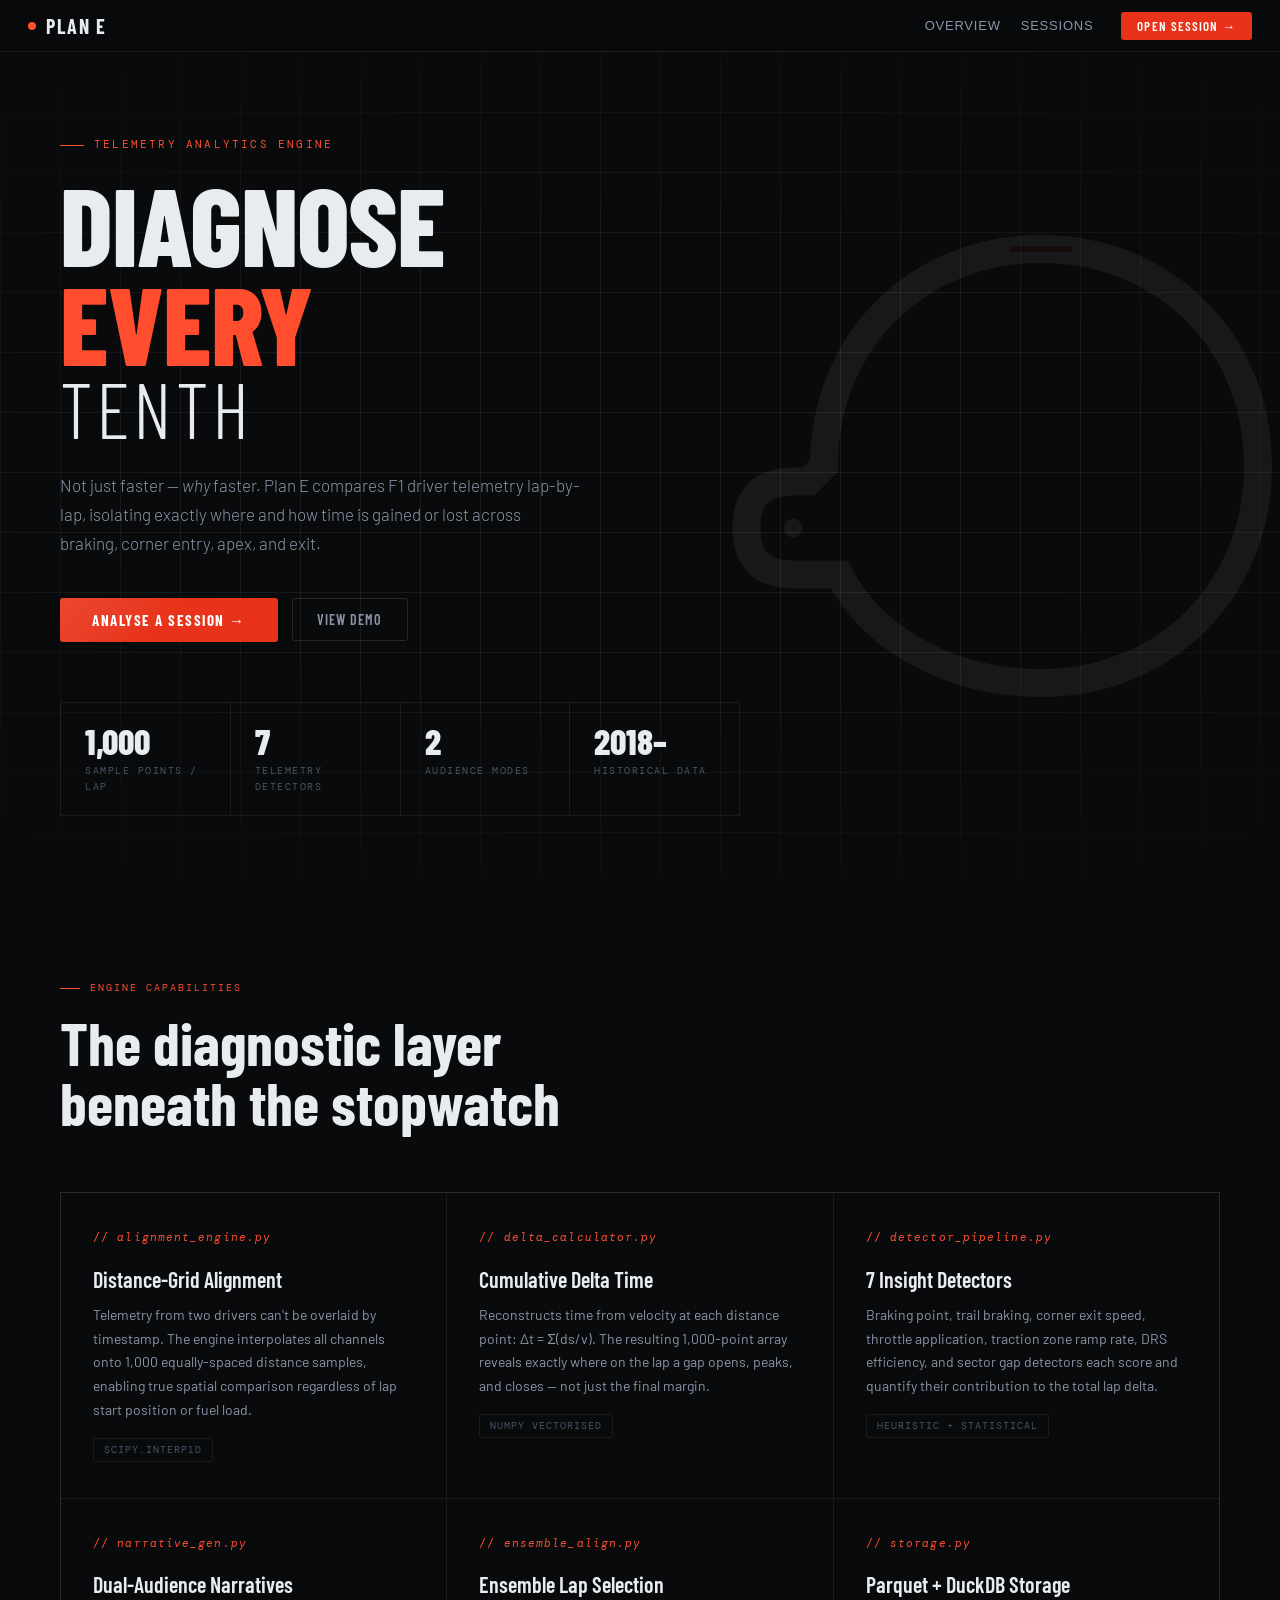
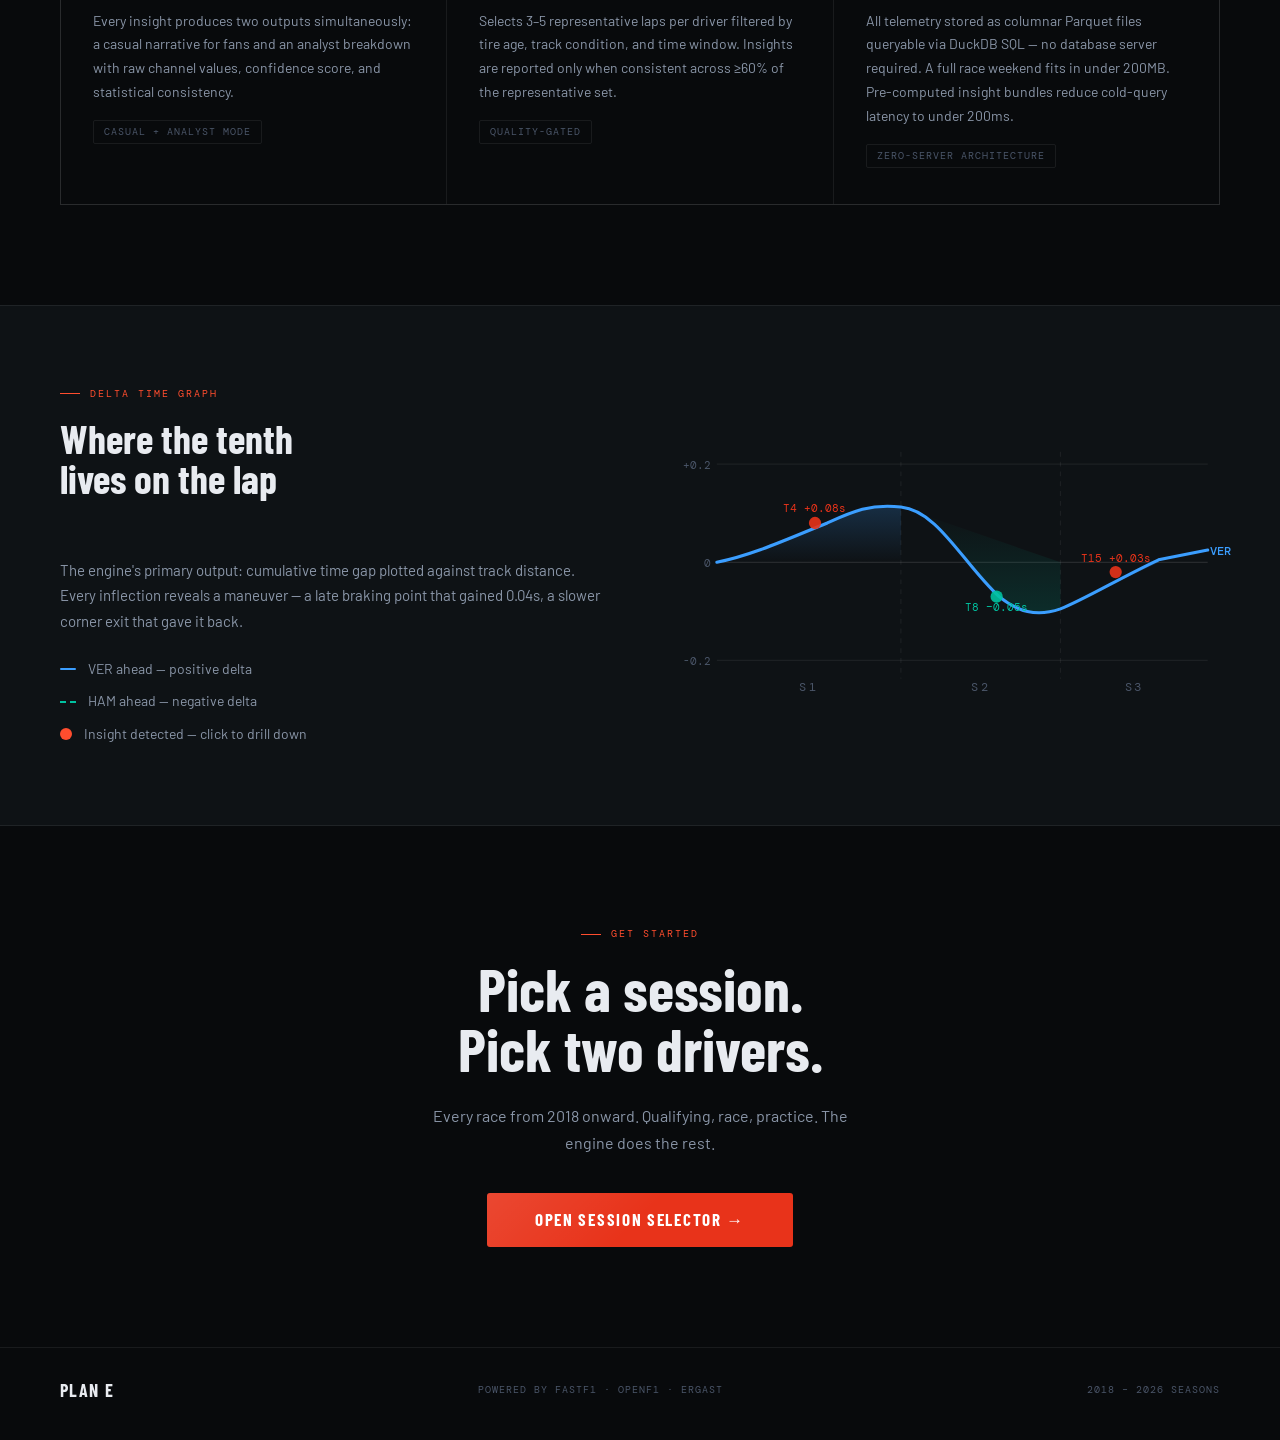
<file: pitwall-frontend-v2/index.html>
<!DOCTYPE html>
<html lang="en">
<head>
  <meta charset="UTF-8">
  <meta name="viewport" content="width=device-width, initial-scale=1.0">
  <title>Plan E — F1 Telemetry Analytics</title>
  <meta name="description" content="Plan E compares F1 driver telemetry lap-by-lap, isolating exactly where and how time is gained or lost across braking, corner entry, apex, and exit.">

  <!-- Google Fonts -->
  <link rel="preconnect" href="https://fonts.googleapis.com">
  <link rel="preconnect" href="https://fonts.gstatic.com" crossorigin>
  <link href="https://fonts.googleapis.com/css2?family=DM+Mono:ital,wght@0,300;0,400;0,500;1,300&family=Barlow+Condensed:wght@300;400;500;600;700;800&family=Barlow:wght@300;400;500&display=swap" rel="stylesheet">

  <!-- CSS — loaded in dependency order -->
  <link rel="stylesheet" href="css/layout.css">
  <link rel="stylesheet" href="css/components.css">
  <link rel="stylesheet" href="css/analysis.css">

  <!--
    ARCHITECTURE NOTE: This file is a pure static shell.
    - No inline JavaScript anywhere.
    - No onclick= attributes — all events attached in JS modules.
    - All dynamic content is injected by the page/component modules.
    - The <script type="module"> at the bottom bootstraps the entire app.
  -->
</head>
<body>

<!-- ── LOADING OVERLAY ─────────────────────────────────────────────── -->
<!--
  Shown during initial page load AND during analysis job polling.
  loader.js manages show/hide via the .hidden class.
-->
<div class="loading-overlay" id="loader">
  <div class="loading-logo">PLAN E</div>
  <div class="loading-bar-wrap">
    <div class="loading-bar" id="loader-bar"></div>
  </div>
  <div class="loading-label" id="loader-msg">initialising engine</div>
</div>

<!-- ── CHART TOOLTIP ───────────────────────────────────────────────── -->
<!-- Positioned via JS on mousemove; always present in DOM -->
<div class="tooltip" id="tooltip"></div>

<!-- ── NAVIGATION ─────────────────────────────────────────────────── -->
<nav>
  <a class="nav-logo" id="nav-logo" href="#">
    <div class="dot"></div>
    PLAN E
  </a>
  <div class="nav-links">
    <button class="nav-link" id="nav-overview">Overview</button>
    <button class="nav-link" id="nav-sessions">Sessions</button>
    <!--
      The Analysis nav link is hidden until the user first runs an analysis.
      router.js reveals it when navigating to the analysis page.
    -->
    <button class="nav-link" id="nav-analysis" style="display:none">Analysis</button>
  </div>
  <button class="nav-cta" id="nav-cta">Open Session →</button>
</nav>


<!-- ══════════════════════════════════════════════════════════════════ -->
<!-- PAGE: LANDING                                                      -->
<!-- ══════════════════════════════════════════════════════════════════ -->
<div class="page active" id="page-landing">

  <!-- Hero -->
  <div class="hero">
    <div class="hero-grid-bg"></div>
    <svg class="hero-track-svg" viewBox="0 0 400 400" fill="none">
      <path d="M80,200 C80,120 140,60 220,60 C300,60 360,120 360,200 C360,280 300,340 220,340 C160,340 110,310 90,270 L60,270 C40,270 30,260 30,240 C30,220 40,210 60,210 L70,210 Z"
            stroke="white" stroke-width="18" stroke-linecap="round"/>
      <circle cx="220" cy="60"  r="6" fill="white"/>
      <circle cx="360" cy="200" r="6" fill="white"/>
      <circle cx="60"  cy="240" r="6" fill="white"/>
      <path d="M200,60 L240,60" stroke="#E8331A" stroke-width="4"/>
    </svg>
    <div class="hero-content">
      <div class="hero-eyebrow">Telemetry Analytics Engine</div>
      <h1 class="hero-title">
        DIAGNOSE<br>
        <span class="accent">EVERY</span>
        <span class="line2">TENTH</span>
      </h1>
      <p class="hero-sub">
        Not just faster — <em>why</em> faster. Plan E compares F1 driver telemetry
        lap-by-lap, isolating exactly where and how time is gained or lost across
        braking, corner entry, apex, and exit.
      </p>
      <div class="hero-actions">
        <button class="btn-primary" id="hero-analyse-btn">Analyse a Session →</button>
        <button class="btn-ghost"   id="hero-demo-btn">View Demo</button>
      </div>
      <div class="hero-stats">
        <div class="hero-stat">
          <div class="hero-stat-num red">1,000</div>
          <div class="hero-stat-label">sample points / lap</div>
        </div>
        <div class="hero-stat">
          <div class="hero-stat-num">7</div>
          <div class="hero-stat-label">telemetry detectors</div>
        </div>
        <div class="hero-stat">
          <div class="hero-stat-num">2</div>
          <div class="hero-stat-label">audience modes</div>
        </div>
        <div class="hero-stat">
          <div class="hero-stat-num teal">2018–</div>
          <div class="hero-stat-label">historical data</div>
        </div>
      </div>
    </div>
  </div>

  <!-- Features -->
  <div class="section">
    <div class="section-label">Engine Capabilities</div>
    <h2 class="section-title">The diagnostic layer<br>beneath the stopwatch</h2>
    <div class="features-grid stagger">
      <div class="feature-card">
        <div class="feature-icon">// alignment_engine.py</div>
        <h3 class="feature-title">Distance-Grid Alignment</h3>
        <p class="feature-desc">Telemetry from two drivers can't be overlaid by timestamp. The engine interpolates all channels onto 1,000 equally-spaced distance samples, enabling true spatial comparison regardless of lap start position or fuel load.</p>
        <span class="feature-tag">scipy.interp1d</span>
      </div>
      <div class="feature-card">
        <div class="feature-icon">// delta_calculator.py</div>
        <h3 class="feature-title">Cumulative Delta Time</h3>
        <p class="feature-desc">Reconstructs time from velocity at each distance point: Δt = Σ(ds/v). The resulting 1,000-point array reveals exactly where on the lap a gap opens, peaks, and closes — not just the final margin.</p>
        <span class="feature-tag">numpy vectorised</span>
      </div>
      <div class="feature-card">
        <div class="feature-icon">// detector_pipeline.py</div>
        <h3 class="feature-title">7 Insight Detectors</h3>
        <p class="feature-desc">Braking point, trail braking, corner exit speed, throttle application, traction zone ramp rate, DRS efficiency, and sector gap detectors each score and quantify their contribution to the total lap delta.</p>
        <span class="feature-tag">heuristic + statistical</span>
      </div>
      <div class="feature-card">
        <div class="feature-icon">// narrative_gen.py</div>
        <h3 class="feature-title">Dual-Audience Narratives</h3>
        <p class="feature-desc">Every insight produces two outputs simultaneously: a casual narrative for fans and an analyst breakdown with raw channel values, confidence score, and statistical consistency.</p>
        <span class="feature-tag">casual + analyst mode</span>
      </div>
      <div class="feature-card">
        <div class="feature-icon">// ensemble_align.py</div>
        <h3 class="feature-title">Ensemble Lap Selection</h3>
        <p class="feature-desc">Selects 3–5 representative laps per driver filtered by tire age, track condition, and time window. Insights are reported only when consistent across ≥60% of the representative set.</p>
        <span class="feature-tag">quality-gated</span>
      </div>
      <div class="feature-card">
        <div class="feature-icon">// storage.py</div>
        <h3 class="feature-title">Parquet + DuckDB Storage</h3>
        <p class="feature-desc">All telemetry stored as columnar Parquet files queryable via DuckDB SQL — no database server required. A full race weekend fits in under 200MB. Pre-computed insight bundles reduce cold-query latency to under 200ms.</p>
        <span class="feature-tag">zero-server architecture</span>
      </div>
    </div>
  </div>

  <!-- Delta Teaser -->
  <div class="delta-teaser">
    <div>
      <div class="section-label">Delta Time Graph</div>
      <h2 class="section-title" style="font-size:40px">Where the tenth<br>lives on the lap</h2>
      <p style="color:var(--text2); font-size:15px; line-height:1.7; margin-bottom:24px;">
        The engine's primary output: cumulative time gap plotted against track distance.
        Every inflection reveals a maneuver — a late braking point that gained 0.04s,
        a slower corner exit that gave it back.
      </p>
      <div style="display:flex; flex-direction:column; gap:10px;">
        <div style="display:flex; gap:12px; align-items:center; font-size:14px; color:var(--text2)">
          <div style="width:16px;height:2px;background:var(--ver);border-radius:1px;flex-shrink:0"></div>
          VER ahead — positive delta
        </div>
        <div style="display:flex; gap:12px; align-items:center; font-size:14px; color:var(--text2)">
          <div style="width:16px;height:0;border-top:2px dashed var(--ham);flex-shrink:0"></div>
          HAM ahead — negative delta
        </div>
        <div style="display:flex; gap:12px; align-items:center; font-size:14px; color:var(--text2)">
          <div style="width:12px;height:12px;border-radius:50%;background:var(--red2);flex-shrink:0"></div>
          Insight detected — click to drill down
        </div>
      </div>
    </div>
    <div>
      <svg viewBox="0 0 440 240" width="100%" class="chart-svg">
        <defs>
          <linearGradient id="delta-fill" x1="0" y1="0" x2="0" y2="1">
            <stop offset="0%"   stop-color="#3B9EFF" stop-opacity="0.2"/>
            <stop offset="100%" stop-color="#3B9EFF" stop-opacity="0"/>
          </linearGradient>
          <linearGradient id="delta-fill-neg" x1="0" y1="0" x2="0" y2="1">
            <stop offset="0%"   stop-color="#00C2A0" stop-opacity="0"/>
            <stop offset="100%" stop-color="#00C2A0" stop-opacity="0.15"/>
          </linearGradient>
        </defs>
        <!-- grid -->
        <line x1="30" y1="40"  x2="430" y2="40"  stroke="rgba(255,255,255,0.06)" stroke-width="1"/>
        <line x1="30" y1="120" x2="430" y2="120" stroke="rgba(255,255,255,0.1)"  stroke-width="1"/>
        <line x1="30" y1="200" x2="430" y2="200" stroke="rgba(255,255,255,0.06)" stroke-width="1"/>
        <!-- sector dividers -->
        <line x1="180" y1="30" x2="180" y2="215" stroke="rgba(255,255,255,0.06)" stroke-width="1" stroke-dasharray="4 4"/>
        <line x1="310" y1="30" x2="310" y2="215" stroke="rgba(255,255,255,0.06)" stroke-width="1" stroke-dasharray="4 4"/>
        <text x="105" y="225" text-anchor="middle" fill="#4A5568" font-family="DM Mono,monospace" font-size="10" letter-spacing="2">S1</text>
        <text x="245" y="225" text-anchor="middle" fill="#4A5568" font-family="DM Mono,monospace" font-size="10" letter-spacing="2">S2</text>
        <text x="370" y="225" text-anchor="middle" fill="#4A5568" font-family="DM Mono,monospace" font-size="10" letter-spacing="2">S3</text>
        <!-- y axis -->
        <text x="25" y="44"  text-anchor="end" fill="#4A5568" font-family="DM Mono,monospace" font-size="9">+0.2</text>
        <text x="25" y="124" text-anchor="end" fill="#4A5568" font-family="DM Mono,monospace" font-size="9">0</text>
        <text x="25" y="204" text-anchor="end" fill="#4A5568" font-family="DM Mono,monospace" font-size="9">-0.2</text>
        <!-- fills -->
        <path d="M30,120 C60,114 90,100 120,88 C140,79 155,72 180,75 L180,120 Z" fill="url(#delta-fill)"/>
        <path d="M180,75 C210,78 230,120 260,148 C275,160 290,165 310,158 L310,120 Z" fill="url(#delta-fill-neg)"/>
        <path d="M310,158 C330,150 360,132 390,118 L390,120 Z" fill="url(#delta-fill)"/>
        <!-- line -->
        <path d="M30,120 C60,114 90,100 120,88 C140,79 155,72 180,75 C210,78 230,120 260,148 C275,160 290,165 310,158 C330,150 360,132 390,118 L430,110"
              fill="none" stroke="#3B9EFF" stroke-width="2.5" stroke-linecap="round"/>
        <!-- insight markers -->
        <circle cx="110" cy="88"  r="5" fill="#E8331A" opacity="0.9"/>
        <circle cx="258" cy="148" r="5" fill="#00C2A0" opacity="0.9"/>
        <circle cx="355" cy="128" r="5" fill="#E8331A" opacity="0.9"/>
        <text x="110" y="79"  text-anchor="middle" fill="#E8331A" font-family="DM Mono,monospace" font-size="9">T4 +0.08s</text>
        <text x="258" y="160" text-anchor="middle" fill="#00C2A0" font-family="DM Mono,monospace" font-size="9">T8 −0.05s</text>
        <text x="355" y="120" text-anchor="middle" fill="#E8331A" font-family="DM Mono,monospace" font-size="9">T15 +0.03s</text>
        <text x="432" y="114" fill="#3B9EFF" font-family="DM Mono,monospace" font-size="10" font-weight="500">VER</text>
      </svg>
    </div>
  </div>

  <!-- CTA -->
  <div class="section" style="text-align:center;">
    <div class="section-label" style="justify-content:center">Get Started</div>
    <h2 class="section-title" style="margin-bottom:24px">Pick a session.<br>Pick two drivers.</h2>
    <p style="color:var(--text2); max-width:440px; margin:0 auto 36px; font-size:16px; line-height:1.7;">
      Every race from 2018 onward. Qualifying, race, practice. The engine does the rest.
    </p>
    <button class="btn-primary" style="font-size:17px; padding:16px 48px;" id="landing-cta-btn">
      Open Session Selector →
    </button>
  </div>

  <footer style="border-top:1px solid var(--border); padding:28px 60px; display:flex; justify-content:space-between; align-items:center;">
    <span style="font-family:var(--font-display); font-size:18px; font-weight:700; letter-spacing:0.08em;">PLAN E</span>
    <span style="font-family:var(--font-mono); font-size:10px; letter-spacing:0.1em; color:var(--text3);">POWERED BY FASTF1 · OPENF1 · ERGAST</span>
    <span style="font-family:var(--font-mono); font-size:10px; letter-spacing:0.1em; color:var(--text3);">2018 – 2026 SEASONS</span>
  </footer>
</div><!-- /page-landing -->


<!-- ══════════════════════════════════════════════════════════════════ -->
<!-- PAGE: SESSION SELECTOR                                             -->
<!-- ══════════════════════════════════════════════════════════════════ -->
<div class="page" id="page-selector">
  <div class="selector-header">
    <div class="breadcrumb">PLAN E <span>/ Sessions</span></div>
    <h1 class="selector-title display">SELECT SESSION</h1>
  </div>

  <div class="selector-body">
    <!-- Sidebar filters -->
    <div class="selector-sidebar">
      <div class="sidebar-section" id="sidebar-years">
        <div class="sidebar-label">Season</div>
        <!-- Populated by selector.js -->
      </div>

      <div class="sidebar-section" id="sidebar-circuit-types">
        <div class="sidebar-label">Circuit type</div>
        <!-- Populated by selector.js -->
      </div>
    </div>

    <!-- Main area -->
    <div class="selector-main">
      <div style="margin-bottom:20px; display:flex; align-items:center; justify-content:space-between;">
        <span id="race-count-label" style="font-family:var(--font-mono); font-size:11px; letter-spacing:0.1em; color:var(--text3);"></span>
        <input id="race-search" class="race-search" placeholder="Search circuits…" autocomplete="off">
      </div>

      <!-- Race cards injected here by selector.js -->
      <div class="race-grid stagger" id="race-grid"></div>

      <!-- Driver selector — hidden until a race is clicked -->
      <div class="driver-selector" id="driver-selector" style="display:none;">
        <div style="margin-bottom:20px;">
          <div class="panel-label">SELECT TWO DRIVERS TO COMPARE</div>
          <div class="driver-grid stagger" id="driver-grid"></div>
        </div>
        <div class="compare-btn-wrap">
          <div class="compare-selected">
            <span class="driver-a" id="sel-a-name">—</span>
            <span class="vs">vs</span>
            <span class="driver-b" id="sel-b-name">—</span>
          </div>
          <button class="btn-primary" id="compare-btn" disabled>
            Run Analysis →
          </button>
        </div>
      </div>
    </div>
  </div>
</div><!-- /page-selector -->


<!-- ══════════════════════════════════════════════════════════════════ -->
<!-- PAGE: ANALYSIS DASHBOARD                                           -->
<!-- ══════════════════════════════════════════════════════════════════ -->
<div class="page" id="page-analysis">

  <!-- Secondary header -->
  <div class="analysis-header">
    <div class="analysis-breadcrumb">
      <span class="clickable" id="breadcrumb-sessions">Sessions</span>
      <span class="sep">/</span>
      <span id="analysis-race-label"    class="current">—</span>
      <span class="sep">/</span>
      <span id="analysis-session-label" class="current">—</span>
      <span class="sep">/</span>
      <span id="analysis-drivers-label" class="current" style="color:var(--text)">—</span>
    </div>
    <button class="export-btn" id="export-btn">↓ Export</button>
    <div class="mode-toggle">
      <button class="mode-opt active" id="mode-casual">Casual</button>
      <button class="mode-opt"        id="mode-analyst">Analyst</button>
    </div>
  </div>

  <!-- 3-column body -->
  <div class="analysis-body">

    <!-- LEFT PANEL -->
    <div class="left-panel">
      <div class="panel-label">LAP SUMMARY</div>
      <div class="lap-summary" id="lap-summary-card"></div>

      <div class="panel-label" style="margin-top:16px;">
        SECTOR BREAKDOWN
        <span id="sector-count-label" style="color:var(--text3);">3 SECTORS</span>
      </div>
      <div class="sector-breakdown" id="sector-breakdown"></div>

      <div class="panel-label" style="margin-top:16px;">TRACK POSITION MAP</div>
      <div class="chart-card" id="track-map-card">
        <div class="chart-body" style="padding:10px; display:flex; justify-content:center; align-items:center; background:rgba(0,0,0,0.15);">
          <svg id="track-svg" viewBox="0 0 300 240" width="100%" height="200" class="chart-svg"></svg>
        </div>
      </div>

      <div class="panel-label" style="margin-top:16px;">TOP INSIGHTS</div>
      <div class="insight-list" id="insight-list"></div>
    </div>

    <!-- CENTER PANEL — Charts via tabs -->
    <div class="center-panel">
      <div class="tab-bar">
        <button class="tab active" data-tab="delta">Delta Time</button>
        <button class="tab"        data-tab="speed">Speed Trace</button>
        <button class="tab"        data-tab="inputs">Inputs</button>
        <button class="tab"        data-tab="sectors">Sectors</button>
      </div>

      <!-- Delta Time tab -->
      <div class="tab-panel active" id="tab-delta">
        <div class="chart-card">
          <div class="chart-header">
            <span class="chart-title">Cumulative Delta Time</span>
            <div class="chart-legend">
              <div class="legend-item">
                <div class="legend-line" style="background:var(--ver)"></div>
                <span id="legend-a">Driver A ahead</span>
              </div>
              <div class="legend-item">
                <div class="legend-line" style="background:var(--ham)"></div>
                <span id="legend-b">Driver B ahead</span>
              </div>
            </div>
          </div>
          <div class="chart-body">
            <svg id="delta-svg" viewBox="0 0 700 200" width="100%" class="chart-svg"></svg>
          </div>
        </div>
        <!-- Analyst-only metadata row -->
        <div class="chart-card analyst-only" id="analyst-delta-note">
          <div class="chart-body" style="padding:14px 16px;">
            <span style="font-family:var(--font-mono); font-size:11px; color:var(--text3);">
              Showing median of 5 representative laps ·
              Laps: <span style="color:var(--text2)" id="rep-laps-a">—</span> (A) /
              <span style="color:var(--text2)" id="rep-laps-b">—</span> (B) ·
              Consistency threshold: 60%
            </span>
          </div>
        </div>
      </div>

      <!-- Speed Trace tab -->
      <div class="tab-panel" id="tab-speed">
        <div class="chart-card">
          <div class="chart-header">
            <span class="chart-title">Speed Trace Overlay</span>
            <div class="chart-legend">
              <div class="legend-item"><div class="legend-line" style="background:var(--ver)"></div><span id="speed-legend-a">A</span></div>
              <div class="legend-item"><div class="legend-line" style="background:var(--ham); opacity:0.7"></div><span id="speed-legend-b">B</span></div>
            </div>
          </div>
          <div class="chart-body">
            <svg id="speed-svg" viewBox="0 0 700 200" width="100%" class="chart-svg"></svg>
          </div>
        </div>
        <div class="chart-card" style="margin-top:14px;">
          <div class="chart-header"><span class="chart-title">Throttle / Brake Channels</span></div>
          <div class="chart-body">
            <svg id="throttle-svg" viewBox="0 0 700 120" width="100%" class="chart-svg"></svg>
          </div>
        </div>
      </div>

      <!-- Inputs tab -->
      <div class="tab-panel" id="tab-inputs">
        <div class="chart-card">
          <div class="chart-header"><span class="chart-title">Throttle Application</span></div>
          <div class="chart-body">
            <svg id="throttle2-svg" viewBox="0 0 700 160" width="100%" class="chart-svg"></svg>
          </div>
        </div>
        <div class="chart-card" style="margin-top:14px;">
          <div class="chart-header"><span class="chart-title">Brake Pressure</span></div>
          <div class="chart-body">
            <svg id="brake-svg" viewBox="0 0 700 120" width="100%" class="chart-svg"></svg>
          </div>
        </div>
        <div class="chart-card analyst-only" id="analyst-gear-card" style="margin-top:14px;">
          <div class="chart-header"><span class="chart-title">Gear Selection</span></div>
          <div class="chart-body">
            <svg id="gear-svg" viewBox="0 0 700 100" width="100%" class="chart-svg"></svg>
          </div>
        </div>
      </div>

      <!-- Sectors (waterfall) tab -->
      <div class="tab-panel" id="tab-sectors">
        <div class="chart-card">
          <div class="chart-header"><span class="chart-title">Sector Waterfall</span></div>
          <div class="chart-body">
            <svg id="waterfall-svg" viewBox="0 0 700 300" width="100%" class="chart-svg"></svg>
          </div>
        </div>
      </div>

      <!-- Telemetry scrubber slider — visible across all tabs -->
      <div class="chart-card telemetry-scrubber-card" style="margin-top:14px;">
        <div class="scrubber-header" style="display:flex; justify-content:space-between; align-items:center; margin-bottom:8px; padding:0 4px;">
          <span style="font-family:var(--font-mono); font-size:11px; color:var(--text3); letter-spacing:0.1em;">TELEMETRY SCRUBBER</span>
          <div style="display:flex; gap:12px;">
            <span style="font-family:var(--font-mono); font-size:11px; color:var(--text2);">Δt: <span id="scrubber-delta">0.000s</span></span>
            <span id="scrubber-distance" style="font-family:var(--font-mono); font-size:11px; color:var(--text2);">0.0 m</span>
          </div>
        </div>
        <div class="scrubber-body" style="display:flex; align-items:center; gap:16px; margin-bottom:12px;">
          <input type="range" id="telemetry-slider" min="0" max="999" value="0" style="flex-grow:1; accent-color:var(--ver); cursor:pointer;">
          <div class="scrubber-value" id="scrubber-index" style="width:48px; text-align:right; font-family:var(--font-mono); font-size:12px; color:var(--text2); background:rgba(255,255,255,0.03); padding:4px 8px; border-radius:4px; border:1px solid var(--border);">0</div>
        </div>
        
        <!-- Live Readout -->
        <div class="scrubber-readout" style="display:flex; justify-content:space-between; padding:8px 12px; background:rgba(255,255,255,0.02); border-radius:4px; border:1px solid rgba(255,255,255,0.05);">
          <div style="display:flex; flex-direction:column; gap:4px; width:45%;">
            <div style="font-family:var(--font-mono); font-size:10px; color:var(--ver); letter-spacing:0.05em; margin-bottom:2px;">DRIVER A</div>
            <div style="display:flex; justify-content:space-between; font-size:12px; font-family:var(--font-mono); color:var(--text2);"><span>SPD:</span><span id="readout-spd-a">0 km/h</span></div>
            <div style="display:flex; justify-content:space-between; font-size:12px; font-family:var(--font-mono); color:var(--text2);"><span>THR:</span><span id="readout-thr-a">0 %</span></div>
            <div style="display:flex; justify-content:space-between; font-size:12px; font-family:var(--font-mono); color:var(--text2);"><span>BRK:</span><span id="readout-brk-a">0 %</span></div>
            <div style="display:flex; justify-content:space-between; font-size:12px; font-family:var(--font-mono); color:var(--text2);"><span>GEAR:</span><span id="readout-gear-a">0</span></div>
          </div>
          <div style="width:1px; background:rgba(255,255,255,0.05);"></div>
          <div style="display:flex; flex-direction:column; gap:4px; width:45%;">
            <div style="font-family:var(--font-mono); font-size:10px; color:var(--ham); letter-spacing:0.05em; margin-bottom:2px;">DRIVER B</div>
            <div style="display:flex; justify-content:space-between; font-size:12px; font-family:var(--font-mono); color:var(--text2);"><span>SPD:</span><span id="readout-spd-b">0 km/h</span></div>
            <div style="display:flex; justify-content:space-between; font-size:12px; font-family:var(--font-mono); color:var(--text2);"><span>THR:</span><span id="readout-thr-b">0 %</span></div>
            <div style="display:flex; justify-content:space-between; font-size:12px; font-family:var(--font-mono); color:var(--text2);"><span>BRK:</span><span id="readout-brk-b">0 %</span></div>
            <div style="display:flex; justify-content:space-between; font-size:12px; font-family:var(--font-mono); color:var(--text2);"><span>GEAR:</span><span id="readout-gear-b">0</span></div>
          </div>
        </div>
      </div>
    </div>

    <!-- RIGHT PANEL — Insight Drill-Down -->
    <div class="right-panel">
      <div class="panel-label">INSIGHT DRILL-DOWN</div>
      <div id="drill-panel">
        <!-- Empty state — replaced by insightList.js when insight selected -->
        <div class="drill-empty">
          <div class="drill-empty-icon">Δt</div>
          <div class="drill-empty-label">Select an insight</div>
        </div>
      </div>
    </div>

  </div><!-- /analysis-body -->
</div><!-- /page-analysis -->


<!--
  BOOTSTRAP: Load router.js as an ES Module.
  router.js imports all other modules as needed.
  type="module" gives us ES module scope + deferred execution automatically.
-->
<script type="module" src="js/router.js"></script>

</body>
</html>
</file>
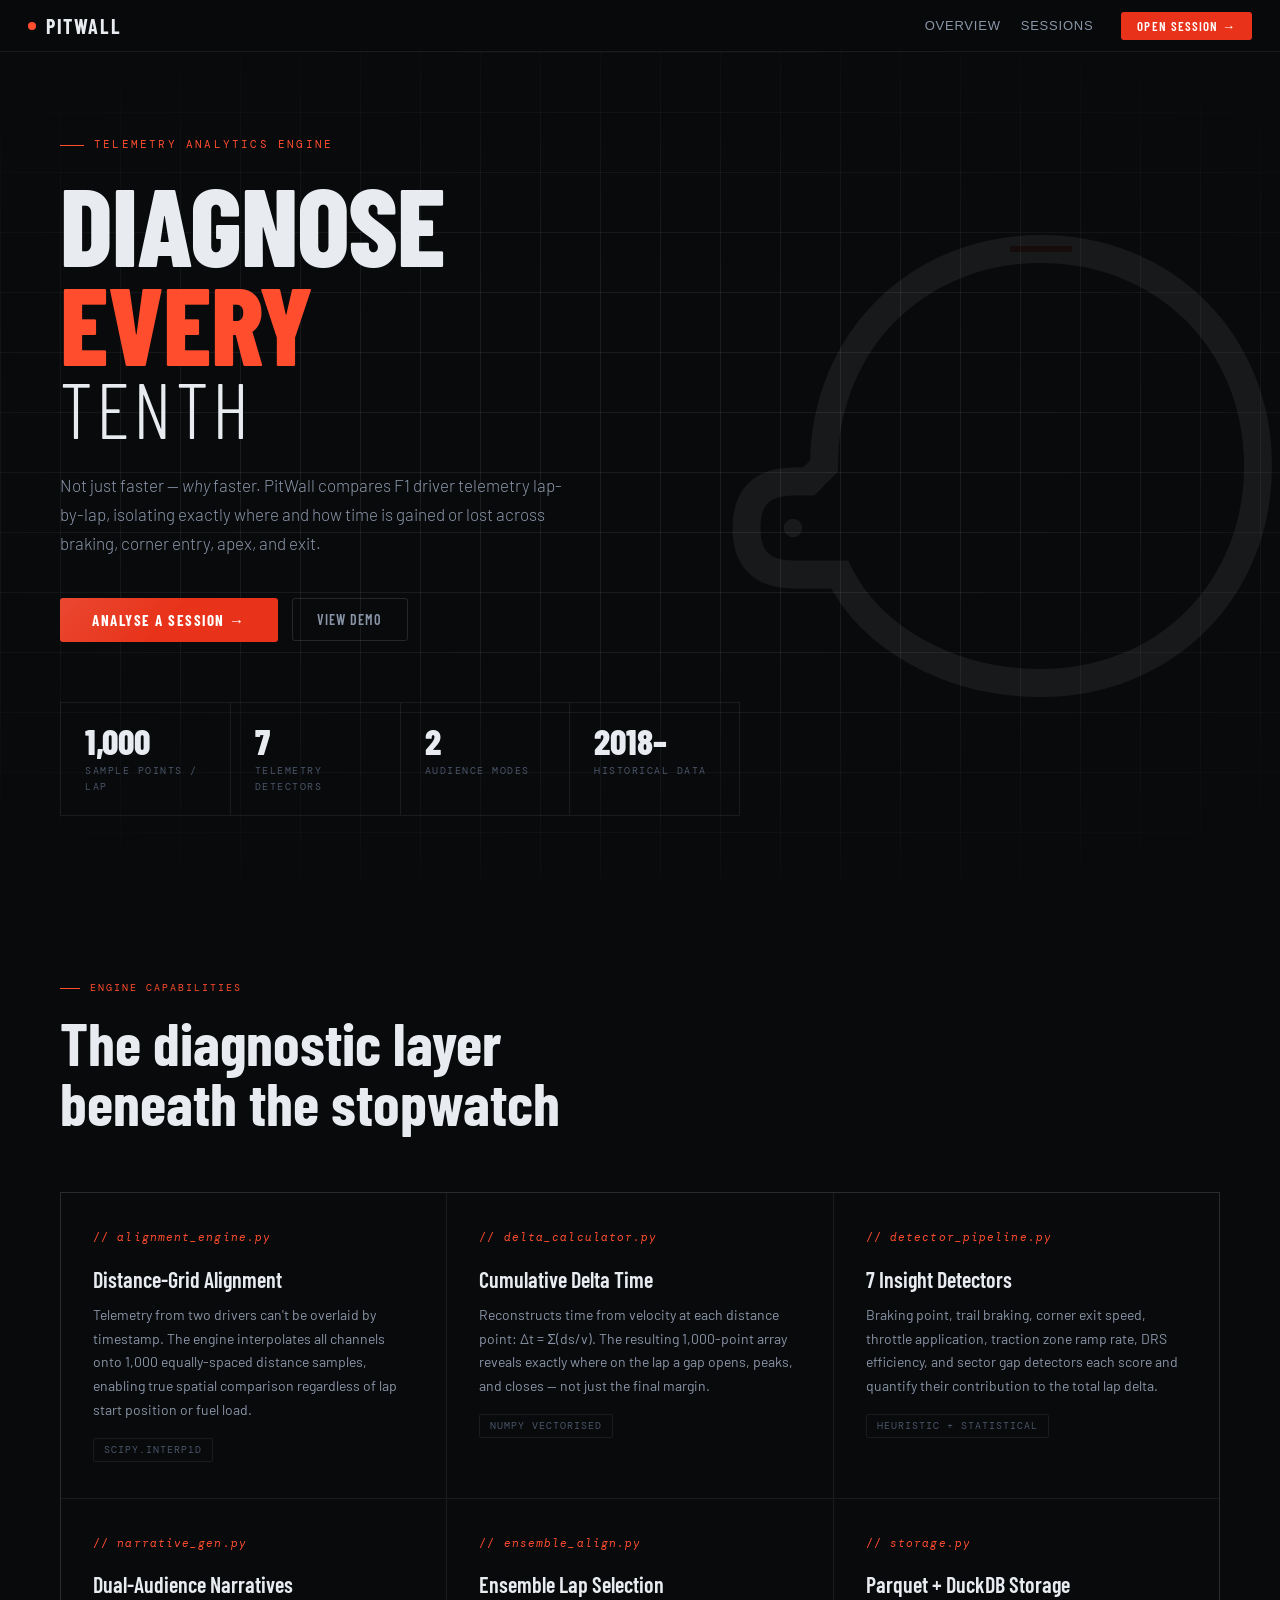
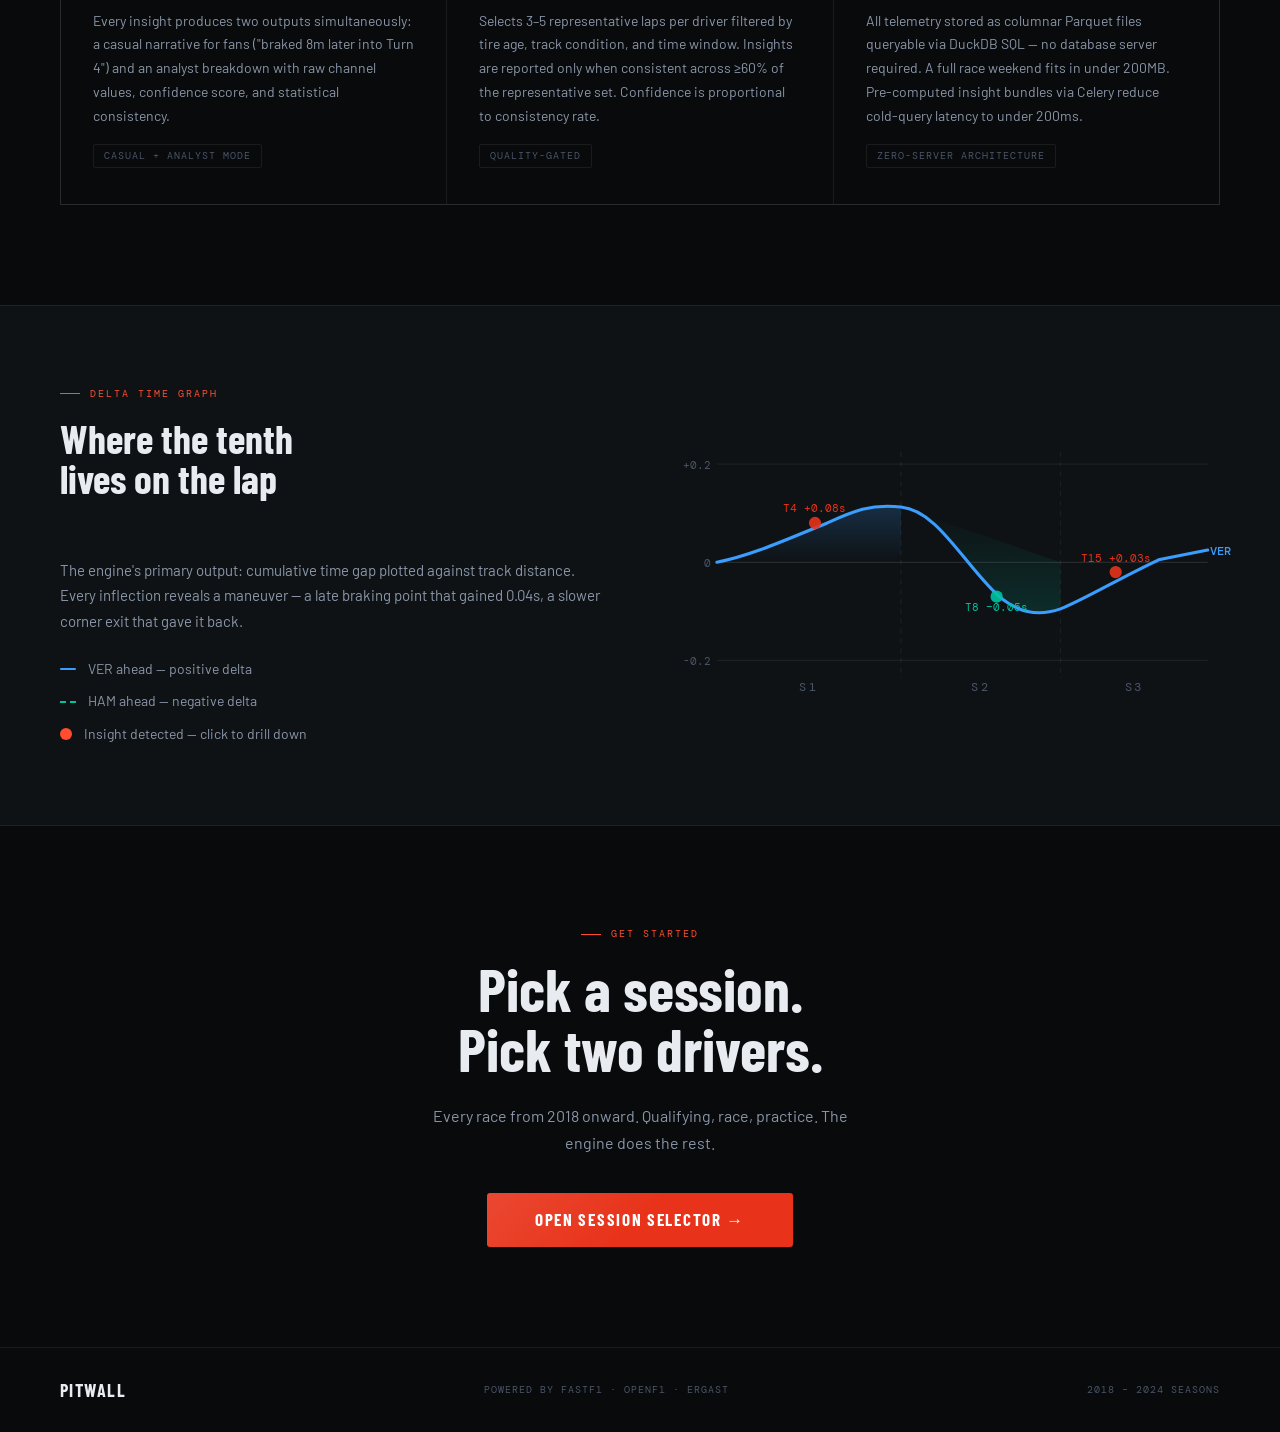
<file: f1-telemetry.html>
<!DOCTYPE html>
<html lang="en">
<head>
<meta charset="UTF-8">
<meta name="viewport" content="width=device-width, initial-scale=1.0">
<title>PitWall — F1 Telemetry Analytics</title>
<link rel="preconnect" href="https://fonts.googleapis.com">
<link rel="preconnect" href="https://fonts.gstatic.com" crossorigin>
<link href="https://fonts.googleapis.com/css2?family=DM+Mono:ital,wght@0,300;0,400;0,500;1,300&family=Barlow+Condensed:wght@300;400;500;600;700;800&family=Barlow:wght@300;400;500&display=swap" rel="stylesheet">
<style>
  *, *::before, *::after { box-sizing: border-box; margin: 0; padding: 0; }

  :root {
    --bg: #080A0C;
    --bg2: #0E1215;
    --bg3: #141820;
    --bg4: #1C2230;
    --border: rgba(255,255,255,0.07);
    --border2: rgba(255,255,255,0.12);
    --text: #E8EBF0;
    --text2: #8A96A8;
    --text3: #4A5568;
    --red: #E8331A;
    --red2: #FF4D2E;
    --red-dim: rgba(232,51,26,0.12);
    --teal: #00C2A0;
    --teal-dim: rgba(0,194,160,0.10);
    --amber: #F0A818;
    --amber-dim: rgba(240,168,24,0.12);
    --blue: #3B9EFF;
    --blue-dim: rgba(59,158,255,0.10);
    --ver: #3B9EFF;
    --ham: #00C2A0;
    --font-display: 'Barlow Condensed', sans-serif;
    --font-body: 'Barlow', sans-serif;
    --font-mono: 'DM Mono', monospace;
  }

  html { scroll-behavior: smooth; }

  body {
    background: var(--bg);
    color: var(--text);
    font-family: var(--font-body);
    font-size: 15px;
    line-height: 1.6;
    min-height: 100vh;
    overflow-x: hidden;
  }

  /* SCROLLBAR */
  ::-webkit-scrollbar { width: 4px; }
  ::-webkit-scrollbar-track { background: var(--bg2); }
  ::-webkit-scrollbar-thumb { background: var(--border2); border-radius: 2px; }

  /* UTILITIES */
  .mono { font-family: var(--font-mono); }
  .display { font-family: var(--font-display); }
  .red { color: var(--red2); }
  .teal { color: var(--teal); }
  .amber { color: var(--amber); }
  .blue { color: var(--blue); }
  .muted { color: var(--text2); }
  .dim { color: var(--text3); }

  /* PAGE SYSTEM */
  .page { display: none; min-height: 100vh; animation: fadein 0.3s ease; }
  .page.active { display: block; }
  @keyframes fadein { from { opacity:0; transform:translateY(8px); } to { opacity:1; transform:translateY(0); } }

  /* NAV */
  nav {
    position: fixed; top: 0; left: 0; right: 0; z-index: 100;
    background: rgba(8,10,12,0.92);
    backdrop-filter: blur(12px);
    border-bottom: 1px solid var(--border);
    height: 52px;
    display: flex; align-items: center;
    padding: 0 28px;
    gap: 28px;
  }
  .nav-logo {
    font-family: var(--font-display);
    font-size: 20px;
    font-weight: 700;
    letter-spacing: 0.08em;
    color: var(--text);
    text-decoration: none;
    display: flex; align-items: center; gap: 10px;
  }
  .nav-logo .dot {
    width: 8px; height: 8px; border-radius: 50%;
    background: var(--red2);
    animation: pulse 2s ease infinite;
  }
  @keyframes pulse {
    0%,100% { opacity:1; transform:scale(1); }
    50% { opacity:0.5; transform:scale(0.8); }
  }
  .nav-links { display: flex; gap: 20px; margin-left: auto; }
  .nav-link {
    font-size: 13px; font-weight: 500; letter-spacing: 0.06em;
    color: var(--text2); text-decoration: none;
    text-transform: uppercase;
    transition: color 0.2s;
    cursor: pointer;
    background: none; border: none;
  }
  .nav-link:hover { color: var(--text); }
  .nav-link.active { color: var(--red2); }
  .nav-cta {
    font-family: var(--font-display);
    font-size: 13px; font-weight: 600; letter-spacing: 0.08em;
    text-transform: uppercase;
    background: var(--red);
    color: #fff;
    border: none; border-radius: 3px;
    padding: 6px 16px;
    cursor: pointer;
    transition: background 0.2s;
  }
  .nav-cta:hover { background: var(--red2); }

  /* ===================== LANDING PAGE ===================== */
  #page-landing { padding-top: 52px; }

  .hero {
    position: relative;
    min-height: 92vh;
    display: flex; align-items: center;
    overflow: hidden;
    padding: 80px 60px 60px;
  }

  .hero-grid-bg {
    position: absolute; inset: 0;
    background-image:
      linear-gradient(var(--border) 1px, transparent 1px),
      linear-gradient(90deg, var(--border) 1px, transparent 1px);
    background-size: 60px 60px;
    mask-image: radial-gradient(ellipse 80% 60% at 50% 50%, black 40%, transparent 100%);
  }

  .hero-track-svg {
    position: absolute; right: -40px; top: 50%;
    transform: translateY(-50%);
    opacity: 0.06;
    width: 620px;
  }

  .hero-content { position: relative; z-index: 2; max-width: 680px; }

  .hero-eyebrow {
    font-family: var(--font-mono);
    font-size: 11px; font-weight: 400;
    letter-spacing: 0.2em;
    text-transform: uppercase;
    color: var(--red2);
    margin-bottom: 20px;
    display: flex; align-items: center; gap: 10px;
  }
  .hero-eyebrow::before {
    content: '';
    display: block; width: 24px; height: 1px;
    background: var(--red2);
  }

  .hero-title {
    font-family: var(--font-display);
    font-size: clamp(64px, 9vw, 110px);
    font-weight: 800;
    line-height: 0.9;
    letter-spacing: -0.01em;
    color: var(--text);
    margin-bottom: 28px;
  }
  .hero-title .accent { color: var(--red2); }
  .hero-title .line2 { display: block; font-weight: 300; font-size: 0.72em; letter-spacing: 0.04em; }

  .hero-sub {
    font-size: 17px; font-weight: 300; color: var(--text2);
    max-width: 520px; line-height: 1.7;
    margin-bottom: 40px;
  }

  .hero-actions { display: flex; gap: 14px; align-items: center; flex-wrap: wrap; }

  .btn-primary {
    font-family: var(--font-display);
    font-size: 15px; font-weight: 700; letter-spacing: 0.1em;
    text-transform: uppercase;
    background: var(--red);
    color: #fff;
    border: none; border-radius: 3px;
    padding: 13px 32px;
    cursor: pointer;
    transition: all 0.2s;
    position: relative; overflow: hidden;
  }
  .btn-primary::after {
    content: '';
    position: absolute; inset: 0;
    background: linear-gradient(135deg, rgba(255,255,255,0.1) 0%, transparent 50%);
    pointer-events: none;
  }
  .btn-primary:hover { background: var(--red2); transform: translateY(-1px); }

  .btn-ghost {
    font-family: var(--font-display);
    font-size: 14px; font-weight: 600; letter-spacing: 0.08em;
    text-transform: uppercase;
    background: transparent;
    color: var(--text2);
    border: 1px solid var(--border2);
    border-radius: 3px;
    padding: 12px 24px;
    cursor: pointer;
    transition: all 0.2s;
  }
  .btn-ghost:hover { color: var(--text); border-color: rgba(255,255,255,0.25); }

  .hero-stats {
    display: flex; gap: 0;
    margin-top: 60px;
    border-top: 1px solid var(--border);
    border-left: 1px solid var(--border);
  }
  .hero-stat {
    flex: 1;
    padding: 20px 24px;
    border-right: 1px solid var(--border);
    border-bottom: 1px solid var(--border);
  }
  .hero-stat-num {
    font-family: var(--font-display);
    font-size: 36px; font-weight: 800;
    color: var(--text);
    line-height: 1;
    margin-bottom: 4px;
  }
  .hero-stat-label {
    font-family: var(--font-mono);
    font-size: 10px; letter-spacing: 0.15em;
    text-transform: uppercase;
    color: var(--text3);
  }

  /* FEATURES SECTION */
  .section { padding: 100px 60px; }
  .section-label {
    font-family: var(--font-mono);
    font-size: 10px; letter-spacing: 0.2em; text-transform: uppercase;
    color: var(--red2); margin-bottom: 16px;
    display: flex; align-items: center; gap: 10px;
  }
  .section-label::before { content:''; display:block; width:20px; height:1px; background:var(--red2); }
  .section-title {
    font-family: var(--font-display);
    font-size: clamp(36px, 5vw, 60px);
    font-weight: 700; line-height: 1.0;
    margin-bottom: 60px;
  }

  .features-grid {
    display: grid;
    grid-template-columns: repeat(3, 1fr);
    gap: 1px;
    background: var(--border);
    border: 1px solid var(--border);
  }
  .feature-card {
    background: var(--bg);
    padding: 36px 32px;
    transition: background 0.2s;
  }
  .feature-card:hover { background: var(--bg2); }
  .feature-icon {
    font-family: var(--font-mono);
    font-size: 11px; letter-spacing: 0.1em;
    color: var(--red2);
    margin-bottom: 20px;
    font-style: italic;
  }
  .feature-title {
    font-family: var(--font-display);
    font-size: 22px; font-weight: 600;
    margin-bottom: 12px; line-height: 1.1;
  }
  .feature-desc { font-size: 14px; color: var(--text2); line-height: 1.7; }
  .feature-tag {
    display: inline-block; margin-top: 16px;
    font-family: var(--font-mono); font-size: 10px; letter-spacing: 0.1em;
    text-transform: uppercase;
    color: var(--text3);
    border: 1px solid var(--border);
    padding: 3px 10px; border-radius: 2px;
  }

  /* DELTA TEASER */
  .delta-teaser {
    background: var(--bg2);
    border-top: 1px solid var(--border);
    border-bottom: 1px solid var(--border);
    padding: 80px 60px;
    display: grid; grid-template-columns: 1fr 1fr; gap: 80px; align-items: center;
  }
  .delta-teaser-chart { position: relative; }

  /* ===================== SESSION SELECTOR ===================== */
  #page-selector { padding-top: 52px; }

  .selector-header {
    padding: 48px 60px 32px;
    border-bottom: 1px solid var(--border);
  }
  .breadcrumb {
    font-family: var(--font-mono);
    font-size: 11px; letter-spacing: 0.1em; text-transform: uppercase;
    color: var(--text3); margin-bottom: 16px;
    display: flex; gap: 8px; align-items: center;
  }
  .breadcrumb span { color: var(--text2); }
  .selector-title {
    font-family: var(--font-display);
    font-size: 48px; font-weight: 700; line-height: 1;
  }

  .selector-body {
    display: grid; grid-template-columns: 260px minmax(0,1fr); min-height: calc(100vh - 52px);
  }
  .selector-sidebar {
    border-right: 1px solid var(--border);
    padding: 28px;
  }
  .selector-main { padding: 28px 36px; }

  .sidebar-section { margin-bottom: 32px; }
  .sidebar-label {
    font-family: var(--font-mono);
    font-size: 10px; letter-spacing: 0.15em; text-transform: uppercase;
    color: var(--text3); margin-bottom: 12px;
  }

  .filter-btn {
    display: block; width: 100%;
    background: none; border: none;
    text-align: left;
    font-family: var(--font-body); font-size: 14px;
    color: var(--text2);
    padding: 8px 12px; border-radius: 3px;
    cursor: pointer; transition: all 0.15s;
    margin-bottom: 2px;
  }
  .filter-btn:hover { background: var(--bg3); color: var(--text); }
  .filter-btn.active { background: var(--red-dim); color: var(--red2); }

  .race-grid {
    display: grid;
    grid-template-columns: repeat(auto-fill, minmax(260px, 1fr));
    gap: 12px;
  }

  .race-card {
    background: var(--bg2);
    border: 1px solid var(--border);
    border-radius: 4px;
    padding: 18px 20px;
    cursor: pointer;
    transition: all 0.15s;
    position: relative;
    overflow: hidden;
  }
  .race-card::before {
    content:'';
    position: absolute; left:0; top:0; bottom:0; width:3px;
    background: transparent;
    transition: background 0.15s;
  }
  .race-card:hover { border-color: var(--border2); }
  .race-card:hover::before { background: var(--red2); }
  .race-card.selected { border-color: var(--red); }
  .race-card.selected::before { background: var(--red2); }

  .race-round {
    font-family: var(--font-mono); font-size: 10px; letter-spacing: 0.1em;
    color: var(--text3); margin-bottom: 6px;
  }
  .race-name {
    font-family: var(--font-display); font-size: 20px; font-weight: 600;
    line-height: 1.1; margin-bottom: 4px;
  }
  .race-circuit { font-size: 13px; color: var(--text2); }
  .race-date { font-family: var(--font-mono); font-size: 11px; color: var(--text3); margin-top: 10px; }
  .race-sessions {
    display: flex; gap: 6px; margin-top: 12px; flex-wrap: wrap;
  }
  .session-pill {
    font-family: var(--font-mono); font-size: 10px; letter-spacing: 0.05em;
    background: var(--bg3); border: 1px solid var(--border);
    color: var(--text3); padding: 2px 8px; border-radius: 2px;
    cursor: pointer; transition: all 0.15s;
  }
  .session-pill:hover, .session-pill.active { background: var(--red-dim); color: var(--red2); border-color: var(--red); }

  /* DRIVER SELECTOR */
  .driver-selector {
    margin-top: 28px;
    padding-top: 28px;
    border-top: 1px solid var(--border);
  }
  .driver-grid { display: grid; grid-template-columns: repeat(auto-fill, minmax(200px, 1fr)); gap: 10px; margin-top: 14px; }
  .driver-card {
    background: var(--bg2); border: 1px solid var(--border);
    border-radius: 4px; padding: 14px 16px;
    cursor: pointer; transition: all 0.15s;
    display: flex; gap: 12px; align-items: center;
  }
  .driver-card:hover { border-color: var(--border2); }
  .driver-card.sel-a { border-color: var(--ver); background: rgba(59,158,255,0.05); }
  .driver-card.sel-b { border-color: var(--ham); background: rgba(0,194,160,0.05); }
  .driver-num {
    font-family: var(--font-display); font-size: 28px; font-weight: 800;
    line-height: 1; min-width: 36px;
  }
  .driver-info .driver-name { font-size: 14px; font-weight: 500; line-height: 1.2; }
  .driver-info .driver-team { font-family: var(--font-mono); font-size: 10px; color: var(--text3); letter-spacing: 0.05em; }

  .compare-btn-wrap { margin-top: 32px; display: flex; align-items: center; gap: 16px; }
  .compare-selected {
    font-family: var(--font-mono); font-size: 12px; color: var(--text2);
  }
  .compare-selected .vs { color: var(--text3); padding: 0 6px; }
  .compare-selected .driver-a { color: var(--ver); }
  .compare-selected .driver-b { color: var(--ham); }

  /* ===================== ANALYSIS VIEW ===================== */
  #page-analysis { padding-top: 52px; }

  .analysis-header {
    background: var(--bg2);
    border-bottom: 1px solid var(--border);
    padding: 0 28px;
    height: 52px;
    display: flex; align-items: center; gap: 20px;
  }
  .analysis-breadcrumb {
    font-family: var(--font-mono); font-size: 11px; letter-spacing: 0.06em;
    color: var(--text3); display: flex; gap: 6px; align-items: center;
  }
  .analysis-breadcrumb .sep { color: var(--text3); }
  .analysis-breadcrumb .current { color: var(--text2); }

  .mode-toggle {
    margin-left: auto;
    display: flex; background: var(--bg3); border-radius: 3px; padding: 3px; gap: 2px;
    border: 1px solid var(--border);
  }
  .mode-opt {
    font-family: var(--font-mono); font-size: 11px; letter-spacing: 0.08em; text-transform: uppercase;
    padding: 5px 14px; border-radius: 2px; cursor: pointer;
    color: var(--text3); background: none; border: none; transition: all 0.15s;
  }
  .mode-opt.active { background: var(--bg); color: var(--text); box-shadow: 0 1px 3px rgba(0,0,0,0.4); }

  .analysis-body {
    display: grid;
    grid-template-columns: 220px minmax(0,1fr) 300px;
    height: calc(100vh - 104px);
    overflow: hidden;
  }

  /* LEFT PANEL */
  .left-panel {
    border-right: 1px solid var(--border);
    overflow-y: auto;
    padding: 20px;
  }

  .lap-summary {
    background: var(--bg2); border: 1px solid var(--border);
    border-radius: 4px; padding: 16px; margin-bottom: 16px;
  }
  .lap-driver-row {
    display: flex; justify-content: space-between; align-items: baseline;
    margin-bottom: 8px;
  }
  .lap-driver-name {
    font-family: var(--font-display); font-size: 18px; font-weight: 700; letter-spacing: 0.04em;
  }
  .lap-time {
    font-family: var(--font-mono); font-size: 16px; font-weight: 400;
  }
  .lap-delta-row {
    border-top: 1px solid var(--border); margin-top: 10px; padding-top: 10px;
    display: flex; justify-content: space-between; align-items: center;
  }
  .lap-delta-label { font-family: var(--font-mono); font-size: 10px; letter-spacing: 0.1em; color: var(--text3); }
  .lap-delta-val {
    font-family: var(--font-display); font-size: 24px; font-weight: 700;
  }

  .sector-breakdown { margin-bottom: 16px; }
  .sector-row {
    display: flex; align-items: center; gap: 10px;
    padding: 8px 0;
    border-bottom: 1px solid var(--border);
  }
  .sector-row:last-child { border-bottom: none; }
  .sector-num {
    font-family: var(--font-mono); font-size: 10px; letter-spacing: 0.1em;
    color: var(--text3); width: 20px;
  }
  .sector-bar-wrap { flex: 1; height: 4px; background: var(--bg3); border-radius: 2px; overflow: hidden; }
  .sector-bar { height: 100%; border-radius: 2px; }
  .sector-delta {
    font-family: var(--font-mono); font-size: 12px; font-weight: 500;
    min-width: 72px; text-align: right;
  }

  .panel-label {
    font-family: var(--font-mono); font-size: 9px; letter-spacing: 0.2em;
    text-transform: uppercase; color: var(--text3); margin-bottom: 10px;
    display: flex; align-items: center; justify-content: space-between;
  }

  .insight-list { display: flex; flex-direction: column; gap: 6px; }
  .insight-pill {
    background: var(--bg2); border: 1px solid var(--border);
    border-radius: 3px; padding: 10px 12px;
    cursor: pointer; transition: all 0.15s;
  }
  .insight-pill:hover { border-color: var(--border2); }
  .insight-pill.active { border-color: var(--red); background: var(--red-dim); }
  .insight-cat {
    font-family: var(--font-mono); font-size: 9px; letter-spacing: 0.1em;
    text-transform: uppercase; color: var(--text3); margin-bottom: 4px;
  }
  .insight-desc { font-size: 13px; color: var(--text2); line-height: 1.4; }
  .insight-gain {
    font-family: var(--font-mono); font-size: 13px; font-weight: 500;
    margin-top: 4px;
  }

  /* CENTER PANEL */
  .center-panel { overflow-y: auto; padding: 20px 24px; }

  .chart-card {
    background: var(--bg2); border: 1px solid var(--border);
    border-radius: 4px; margin-bottom: 14px;
    overflow: hidden;
  }
  .chart-header {
    padding: 12px 16px 10px;
    border-bottom: 1px solid var(--border);
    display: flex; align-items: center; gap: 10px;
  }
  .chart-title {
    font-family: var(--font-mono); font-size: 11px; letter-spacing: 0.1em;
    text-transform: uppercase; color: var(--text2);
  }
  .chart-legend { margin-left: auto; display: flex; gap: 14px; }
  .legend-item {
    display: flex; align-items: center; gap: 5px;
    font-family: var(--font-mono); font-size: 10px; color: var(--text3);
  }
  .legend-line { width: 20px; height: 2px; border-radius: 1px; }
  .legend-dash { width: 20px; height: 0; border-top: 2px dashed; border-radius: 1px; }
  .chart-body { padding: 16px; }

  /* RIGHT PANEL */
  .right-panel {
    border-left: 1px solid var(--border);
    overflow-y: auto;
    padding: 20px;
  }

  .drill-empty {
    height: 200px; display: flex; align-items: center; justify-content: center;
    flex-direction: column; gap: 8px;
  }
  .drill-empty-icon {
    font-family: var(--font-mono); font-size: 32px; color: var(--text3);
    letter-spacing: -2px; font-style: italic;
  }
  .drill-empty-label {
    font-family: var(--font-mono); font-size: 10px; letter-spacing: 0.15em;
    text-transform: uppercase; color: var(--text3);
  }

  .drill-header {
    margin-bottom: 16px;
    padding-bottom: 14px;
    border-bottom: 1px solid var(--border);
  }
  .drill-zone {
    font-family: var(--font-display); font-size: 22px; font-weight: 700; margin-bottom: 4px;
  }
  .drill-loc {
    font-family: var(--font-mono); font-size: 10px; letter-spacing: 0.1em;
    color: var(--text3);
  }

  .stat-table { width: 100%; margin-bottom: 16px; }
  .stat-tr { display: flex; justify-content: space-between; align-items: baseline; padding: 8px 0; border-bottom: 1px solid var(--border); }
  .stat-tr:last-child { border-bottom: none; }
  .stat-key { font-size: 12px; color: var(--text2); }
  .stat-val { font-family: var(--font-mono); font-size: 13px; font-weight: 500; }

  .conf-section { margin-top: 16px; }
  .conf-track { height: 3px; background: var(--bg3); border-radius: 2px; margin: 8px 0 4px; overflow: hidden; }
  .conf-fill { height: 100%; background: var(--teal); border-radius: 2px; transition: width 0.5s ease; }
  .conf-meta { display: flex; justify-content: space-between; font-family: var(--font-mono); font-size: 10px; color: var(--text3); }

  .analyst-only { transition: opacity 0.2s; }
  .analyst-only.hidden { display: none; }

  /* MINI CHARTS */
  canvas.mini-chart { display: block; width: 100%; }

  /* TRACK MAP */
  .track-map-wrap { position: relative; width: 100%; }

  /* TABS */
  .tab-bar {
    display: flex; border-bottom: 1px solid var(--border);
    margin-bottom: 16px;
  }
  .tab {
    font-family: var(--font-mono); font-size: 10px; letter-spacing: 0.1em;
    text-transform: uppercase; color: var(--text3);
    padding: 8px 16px; cursor: pointer;
    border-bottom: 2px solid transparent;
    margin-bottom: -1px; transition: all 0.15s;
    background: none; border-top: none; border-left: none; border-right: none;
  }
  .tab:hover { color: var(--text2); }
  .tab.active { color: var(--text); border-bottom-color: var(--red2); }
  .tab-panel { display: none; }
  .tab-panel.active { display: block; }

  /* RESPONSIVE SVG charts */
  .chart-svg { overflow: visible; }

  /* LOADING STATE */
  .loading-overlay {
    position: fixed; inset: 0; z-index: 200;
    background: var(--bg);
    display: flex; flex-direction: column; align-items: center; justify-content: center;
    gap: 20px; transition: opacity 0.4s; pointer-events: none;
  }
  .loading-overlay.hidden { opacity: 0; }
  .loading-bar-wrap { width: 200px; height: 2px; background: var(--bg3); border-radius: 1px; overflow: hidden; }
  .loading-bar { height: 100%; width: 0; background: var(--red2); border-radius: 1px; transition: width 0.4s; }
  .loading-label { font-family: var(--font-mono); font-size: 11px; letter-spacing: 0.15em; text-transform: uppercase; color: var(--text3); }
  .loading-logo { font-family: var(--font-display); font-size: 32px; font-weight: 800; letter-spacing: 0.08em; color: var(--text); }

  /* STAGGER ANIM */
  .stagger > * { animation: slidein 0.4s ease both; }
  .stagger > *:nth-child(1) { animation-delay: 0.05s; }
  .stagger > *:nth-child(2) { animation-delay: 0.10s; }
  .stagger > *:nth-child(3) { animation-delay: 0.15s; }
  .stagger > *:nth-child(4) { animation-delay: 0.20s; }
  .stagger > *:nth-child(5) { animation-delay: 0.25s; }
  .stagger > *:nth-child(6) { animation-delay: 0.30s; }
  @keyframes slidein { from { opacity:0; transform:translateY(12px); } to { opacity:1; transform:translateY(0); } }

  /* TOOLTIP */
  .tooltip {
    position: fixed; z-index: 300;
    background: var(--bg4); border: 1px solid var(--border2);
    border-radius: 3px; padding: 6px 10px;
    font-family: var(--font-mono); font-size: 11px; color: var(--text);
    pointer-events: none; opacity: 0; transition: opacity 0.1s;
    white-space: nowrap;
  }

  /* EXPORT MENU */
  .export-btn {
    font-family: var(--font-mono); font-size: 10px; letter-spacing: 0.1em;
    text-transform: uppercase; color: var(--text3);
    background: none; border: 1px solid var(--border); border-radius: 2px;
    padding: 5px 12px; cursor: pointer; transition: all 0.15s;
  }
  .export-btn:hover { color: var(--text2); border-color: var(--border2); }

  @media (max-width: 900px) {
    .hero { padding: 60px 28px 40px; }
    .section { padding: 60px 28px; }
    .features-grid { grid-template-columns: 1fr; }
    .delta-teaser { grid-template-columns: 1fr; padding: 60px 28px; }
    .analysis-body { grid-template-columns: 1fr; }
    .left-panel, .right-panel { display: none; }
    .selector-body { grid-template-columns: 1fr; }
    .selector-sidebar { border-right: none; border-bottom: 1px solid var(--border); }
    .hero-stats { flex-wrap: wrap; }
    .hero-stat { flex: 1 1 50%; }
  }
</style>
</head>
<body>

<!-- LOADING -->
<div class="loading-overlay" id="loader">
  <div class="loading-logo">PITWALL</div>
  <div class="loading-bar-wrap"><div class="loading-bar" id="loader-bar"></div></div>
  <div class="loading-label" id="loader-msg">initialising engine</div>
</div>

<!-- TOOLTIP -->
<div class="tooltip" id="tooltip"></div>

<!-- NAV -->
<nav>
  <a class="nav-logo" onclick="goTo('landing')" style="cursor:pointer">
    <div class="dot"></div>
    PITWALL
  </a>
  <div class="nav-links">
    <button class="nav-link" onclick="goTo('landing')">Overview</button>
    <button class="nav-link" onclick="goTo('selector')">Sessions</button>
    <button class="nav-link active" id="nav-analysis-link" onclick="goTo('analysis')" style="display:none">Analysis</button>
  </div>
  <button class="nav-cta" onclick="goTo('selector')">Open Session →</button>
</nav>

<!-- ===================== PAGE: LANDING ===================== -->
<div class="page active" id="page-landing">
  <div class="hero">
    <div class="hero-grid-bg"></div>
    <svg class="hero-track-svg" viewBox="0 0 400 400" fill="none">
      <path d="M80,200 C80,120 140,60 220,60 C300,60 360,120 360,200 C360,280 300,340 220,340 C160,340 110,310 90,270 L60,270 C40,270 30,260 30,240 C30,220 40,210 60,210 L70,210 Z" stroke="white" stroke-width="18" stroke-linecap="round"/>
      <circle cx="220" cy="60" r="6" fill="white"/>
      <circle cx="360" cy="200" r="6" fill="white"/>
      <circle cx="60" cy="240" r="6" fill="white"/>
      <path d="M200,60 L240,60" stroke="#E8331A" stroke-width="4"/>
    </svg>
    <div class="hero-content">
      <div class="hero-eyebrow">Telemetry Analytics Engine</div>
      <h1 class="hero-title">
        DIAGNOSE<br>
        <span class="accent">EVERY</span>
        <span class="line2">TENTH</span>
      </h1>
      <p class="hero-sub">Not just faster — <em>why</em> faster. PitWall compares F1 driver telemetry lap-by-lap, isolating exactly where and how time is gained or lost across braking, corner entry, apex, and exit.</p>
      <div class="hero-actions">
        <button class="btn-primary" onclick="goTo('selector')">Analyse a Session →</button>
        <button class="btn-ghost" onclick="demoAnalysis()">View Demo</button>
      </div>
      <div class="hero-stats">
        <div class="hero-stat">
          <div class="hero-stat-num red">1,000</div>
          <div class="hero-stat-label">sample points / lap</div>
        </div>
        <div class="hero-stat">
          <div class="hero-stat-num">7</div>
          <div class="hero-stat-label">telemetry detectors</div>
        </div>
        <div class="hero-stat">
          <div class="hero-stat-num">2</div>
          <div class="hero-stat-label">audience modes</div>
        </div>
        <div class="hero-stat">
          <div class="hero-stat-num teal">2018–</div>
          <div class="hero-stat-label">historical data</div>
        </div>
      </div>
    </div>
  </div>

  <div class="section">
    <div class="section-label">Engine Capabilities</div>
    <h2 class="section-title">The diagnostic layer<br>beneath the stopwatch</h2>
    <div class="features-grid stagger">
      <div class="feature-card">
        <div class="feature-icon">// alignment_engine.py</div>
        <h3 class="feature-title">Distance-Grid Alignment</h3>
        <p class="feature-desc">Telemetry from two drivers can't be overlaid by timestamp. The engine interpolates all channels onto 1,000 equally-spaced distance samples, enabling true spatial comparison regardless of lap start position or fuel load.</p>
        <span class="feature-tag">scipy.interp1d</span>
      </div>
      <div class="feature-card">
        <div class="feature-icon">// delta_calculator.py</div>
        <h3 class="feature-title">Cumulative Delta Time</h3>
        <p class="feature-desc">Reconstructs time from velocity at each distance point: Δt = Σ(ds/v). The resulting 1,000-point array reveals exactly where on the lap a gap opens, peaks, and closes — not just the final margin.</p>
        <span class="feature-tag">numpy vectorised</span>
      </div>
      <div class="feature-card">
        <div class="feature-icon">// detector_pipeline.py</div>
        <h3 class="feature-title">7 Insight Detectors</h3>
        <p class="feature-desc">Braking point, trail braking, corner exit speed, throttle application, traction zone ramp rate, DRS efficiency, and sector gap detectors each score and quantify their contribution to the total lap delta.</p>
        <span class="feature-tag">heuristic + statistical</span>
      </div>
      <div class="feature-card">
        <div class="feature-icon">// narrative_gen.py</div>
        <h3 class="feature-title">Dual-Audience Narratives</h3>
        <p class="feature-desc">Every insight produces two outputs simultaneously: a casual narrative for fans ("braked 8m later into Turn 4") and an analyst breakdown with raw channel values, confidence score, and statistical consistency.</p>
        <span class="feature-tag">casual + analyst mode</span>
      </div>
      <div class="feature-card">
        <div class="feature-icon">// ensemble_align.py</div>
        <h3 class="feature-title">Ensemble Lap Selection</h3>
        <p class="feature-desc">Selects 3–5 representative laps per driver filtered by tire age, track condition, and time window. Insights are reported only when consistent across ≥60% of the representative set. Confidence is proportional to consistency rate.</p>
        <span class="feature-tag">quality-gated</span>
      </div>
      <div class="feature-card">
        <div class="feature-icon">// storage.py</div>
        <h3 class="feature-title">Parquet + DuckDB Storage</h3>
        <p class="feature-desc">All telemetry stored as columnar Parquet files queryable via DuckDB SQL — no database server required. A full race weekend fits in under 200MB. Pre-computed insight bundles via Celery reduce cold-query latency to under 200ms.</p>
        <span class="feature-tag">zero-server architecture</span>
      </div>
    </div>
  </div>

  <div class="delta-teaser">
    <div>
      <div class="section-label">Delta Time Graph</div>
      <h2 class="section-title" style="font-size:40px">Where the tenth<br>lives on the lap</h2>
      <p style="color:var(--text2); font-size:15px; line-height:1.7; margin-bottom:24px;">The engine's primary output: cumulative time gap plotted against track distance. Every inflection reveals a maneuver — a late braking point that gained 0.04s, a slower corner exit that gave it back.</p>
      <div style="display:flex; flex-direction:column; gap:10px;">
        <div style="display:flex; gap:12px; align-items:center; font-size:14px; color:var(--text2)">
          <div style="width:16px;height:2px;background:var(--ver);border-radius:1px;flex-shrink:0"></div>
          VER ahead — positive delta
        </div>
        <div style="display:flex; gap:12px; align-items:center; font-size:14px; color:var(--text2)">
          <div style="width:16px;height:0;border-top:2px dashed var(--ham);flex-shrink:0"></div>
          HAM ahead — negative delta
        </div>
        <div style="display:flex; gap:12px; align-items:center; font-size:14px; color:var(--text2)">
          <div style="width:12px;height:12px;border-radius:50%;background:var(--red2);flex-shrink:0"></div>
          Insight detected — click to drill down
        </div>
      </div>
    </div>
    <div>
      <svg viewBox="0 0 440 240" width="100%" class="chart-svg">
        <defs>
          <linearGradient id="delta-fill" x1="0" y1="0" x2="0" y2="1">
            <stop offset="0%" stop-color="#3B9EFF" stop-opacity="0.2"/>
            <stop offset="100%" stop-color="#3B9EFF" stop-opacity="0"/>
          </linearGradient>
          <linearGradient id="delta-fill-neg" x1="0" y1="0" x2="0" y2="1">
            <stop offset="0%" stop-color="#00C2A0" stop-opacity="0"/>
            <stop offset="100%" stop-color="#00C2A0" stop-opacity="0.15"/>
          </linearGradient>
        </defs>
        <!-- grid -->
        <line x1="30" y1="40" x2="430" y2="40" stroke="rgba(255,255,255,0.06)" stroke-width="1"/>
        <line x1="30" y1="120" x2="430" y2="120" stroke="rgba(255,255,255,0.1)" stroke-width="1"/>
        <line x1="30" y1="200" x2="430" y2="200" stroke="rgba(255,255,255,0.06)" stroke-width="1"/>
        <!-- sector dividers -->
        <line x1="180" y1="30" x2="180" y2="215" stroke="rgba(255,255,255,0.06)" stroke-width="1" stroke-dasharray="4 4"/>
        <line x1="310" y1="30" x2="310" y2="215" stroke="rgba(255,255,255,0.06)" stroke-width="1" stroke-dasharray="4 4"/>
        <text x="105" y="225" text-anchor="middle" fill="#4A5568" font-family="DM Mono, monospace" font-size="10" letter-spacing="2">S1</text>
        <text x="245" y="225" text-anchor="middle" fill="#4A5568" font-family="DM Mono, monospace" font-size="10" letter-spacing="2">S2</text>
        <text x="370" y="225" text-anchor="middle" fill="#4A5568" font-family="DM Mono, monospace" font-size="10" letter-spacing="2">S3</text>
        <!-- y axis labels -->
        <text x="25" y="44" text-anchor="end" fill="#4A5568" font-family="DM Mono, monospace" font-size="9">+0.2</text>
        <text x="25" y="124" text-anchor="end" fill="#4A5568" font-family="DM Mono, monospace" font-size="9">0</text>
        <text x="25" y="204" text-anchor="end" fill="#4A5568" font-family="DM Mono, monospace" font-size="9">-0.2</text>
        <!-- delta fill positive -->
        <path d="M30,120 C60,114 90,100 120,88 C140,79 155,72 180,75 L180,120 Z" fill="url(#delta-fill)"/>
        <path d="M180,75 C210,78 230,120 260,148 C275,160 290,165 310,158 L310,120 Z" fill="url(#delta-fill-neg)"/>
        <path d="M310,158 C330,150 360,132 390,118 L390,120 Z" fill="url(#delta-fill)"/>
        <!-- delta line -->
        <path d="M30,120 C60,114 90,100 120,88 C140,79 155,72 180,75 C210,78 230,120 260,148 C275,160 290,165 310,158 C330,150 360,132 390,118 L430,110" fill="none" stroke="#3B9EFF" stroke-width="2.5" stroke-linecap="round"/>
        <!-- insight markers -->
        <circle cx="110" cy="88" r="5" fill="#E8331A" opacity="0.9"/>
        <circle cx="258" cy="148" r="5" fill="#00C2A0" opacity="0.9"/>
        <circle cx="355" cy="128" r="5" fill="#E8331A" opacity="0.9"/>
        <!-- labels -->
        <text x="110" y="79" text-anchor="middle" fill="#E8331A" font-family="DM Mono, monospace" font-size="9">T4 +0.08s</text>
        <text x="258" y="160" text-anchor="middle" fill="#00C2A0" font-family="DM Mono, monospace" font-size="9">T8 −0.05s</text>
        <text x="355" y="120" text-anchor="middle" fill="#E8331A" font-family="DM Mono, monospace" font-size="9">T15 +0.03s</text>
        <!-- final delta -->
        <text x="432" y="114" fill="#3B9EFF" font-family="DM Mono, monospace" font-size="10" font-weight="500">VER</text>
      </svg>
    </div>
  </div>

  <div class="section" style="text-align:center;">
    <div class="section-label" style="justify-content:center">Get Started</div>
    <h2 class="section-title" style="margin-bottom:24px">Pick a session.<br>Pick two drivers.</h2>
    <p style="color:var(--text2); max-width:440px; margin:0 auto 36px; font-size:16px; line-height:1.7;">Every race from 2018 onward. Qualifying, race, practice. The engine does the rest.</p>
    <button class="btn-primary" style="font-size:17px; padding:16px 48px;" onclick="goTo('selector')">Open Session Selector →</button>
  </div>

  <footer style="border-top:1px solid var(--border); padding:28px 60px; display:flex; justify-content:space-between; align-items:center;">
    <span style="font-family:var(--font-display); font-size:18px; font-weight:700; letter-spacing:0.08em;">PITWALL</span>
    <span style="font-family:var(--font-mono); font-size:10px; letter-spacing:0.1em; color:var(--text3);">POWERED BY FASTF1 · OPENF1 · ERGAST</span>
    <span style="font-family:var(--font-mono); font-size:10px; letter-spacing:0.1em; color:var(--text3);">2018 – 2024 SEASONS</span>
  </footer>
</div>

<!-- ===================== PAGE: SESSION SELECTOR ===================== -->
<div class="page" id="page-selector">
  <div class="selector-header">
    <div class="breadcrumb">PITWALL <span>/ Sessions</span></div>
    <h1 class="selector-title display">SELECT SESSION</h1>
  </div>
  <div class="selector-body">
    <div class="selector-sidebar">
      <div class="sidebar-section">
        <div class="sidebar-label">Season</div>
        <button class="filter-btn" onclick="filterYear(2024,this)">2024</button>
        <button class="filter-btn active" onclick="filterYear(2023,this)">2023</button>
        <button class="filter-btn" onclick="filterYear(2022,this)">2022</button>
        <button class="filter-btn" onclick="filterYear(2021,this)">2021</button>
        <button class="filter-btn" onclick="filterYear(2020,this)">2020</button>
        <button class="filter-btn" onclick="filterYear(2019,this)">2019</button>
        <button class="filter-btn" onclick="filterYear(2018,this)">2018</button>
      </div>
      <div class="sidebar-section">
        <div class="sidebar-label">Session type</div>
        <button class="filter-btn active" onclick="filterSession('all',this)">All</button>
        <button class="filter-btn" onclick="filterSession('Q',this)">Qualifying</button>
        <button class="filter-btn" onclick="filterSession('R',this)">Race</button>
        <button class="filter-btn" onclick="filterSession('FP',this)">Practice</button>
        <button class="filter-btn" onclick="filterSession('S',this)">Sprint</button>
      </div>
      <div class="sidebar-section">
        <div class="sidebar-label">Circuit type</div>
        <button class="filter-btn active" onclick="filterCircuit('all',this)">All circuits</button>
        <button class="filter-btn" onclick="filterCircuit('street',this)">Street circuits</button>
        <button class="filter-btn" onclick="filterCircuit('high-speed',this)">High-speed</button>
        <button class="filter-btn" onclick="filterCircuit('technical',this)">Technical</button>
      </div>
    </div>

    <div class="selector-main">
      <div style="margin-bottom:20px; display:flex; align-items:center; justify-content:space-between;">
        <span style="font-family:var(--font-mono); font-size:11px; letter-spacing:0.1em; color:var(--text3);">23 ROUNDS · 2023 SEASON</span>
        <input id="race-search" placeholder="Search circuits…" oninput="filterSearch(this.value)"
          style="background:var(--bg2); border:1px solid var(--border); border-radius:3px; padding:7px 14px; font-family:var(--font-mono); font-size:12px; color:var(--text); width:200px; outline:none;">
      </div>

      <div class="race-grid stagger" id="race-grid"></div>

      <div class="driver-selector" id="driver-selector" style="display:none;">
        <div style="margin-bottom:20px;">
          <div class="panel-label">SELECT TWO DRIVERS TO COMPARE</div>
          <div class="driver-grid stagger" id="driver-grid"></div>
        </div>
        <div class="compare-btn-wrap">
          <div class="compare-selected" id="compare-selected">
            <span class="driver-a" id="sel-a-name">—</span>
            <span class="vs">vs</span>
            <span class="driver-b" id="sel-b-name">—</span>
          </div>
          <button class="btn-primary" id="compare-btn" onclick="runAnalysis()" disabled style="opacity:0.4">
            Run Analysis →
          </button>
        </div>
      </div>
    </div>
  </div>
</div>

<!-- ===================== PAGE: ANALYSIS ===================== -->
<div class="page" id="page-analysis">
  <div class="analysis-header">
    <div class="analysis-breadcrumb">
      <span onclick="goTo('selector')" style="cursor:pointer;color:var(--text3)">Sessions</span>
      <span class="sep">/</span>
      <span id="analysis-race-label" class="current">Monaco GP 2023</span>
      <span class="sep">/</span>
      <span id="analysis-session-label" class="current">Qualifying Q3</span>
      <span class="sep">/</span>
      <span id="analysis-drivers-label" class="current" style="color:var(--text)">VER vs HAM</span>
    </div>
    <button class="export-btn" onclick="showExport()">↓ Export</button>
    <div class="mode-toggle">
      <button class="mode-opt active" id="mode-casual" onclick="setMode('casual')">Casual</button>
      <button class="mode-opt" id="mode-analyst" onclick="setMode('analyst')">Analyst</button>
    </div>
  </div>

  <div class="analysis-body">
    <!-- LEFT PANEL -->
    <div class="left-panel">
      <div class="panel-label">LAP SUMMARY</div>
      <div class="lap-summary" id="lap-summary-card"></div>

      <div class="panel-label" style="margin-top:16px;">SECTOR BREAKDOWN
        <span id="sector-count-label" style="color:var(--text3);">3 SECTORS</span>
      </div>
      <div class="sector-breakdown" id="sector-breakdown"></div>

      <div class="panel-label" style="margin-top:16px;">TOP INSIGHTS</div>
      <div class="insight-list" id="insight-list"></div>
    </div>

    <!-- CENTER PANEL -->
    <div class="center-panel">
      <div class="tab-bar">
        <button class="tab active" onclick="switchTab('delta',this)">Delta Time</button>
        <button class="tab" onclick="switchTab('speed',this)">Speed Trace</button>
        <button class="tab" onclick="switchTab('inputs',this)">Inputs</button>
        <button class="tab" onclick="switchTab('sectors',this)">Sectors</button>
      </div>

      <div class="tab-panel active" id="tab-delta">
        <div class="chart-card">
          <div class="chart-header">
            <span class="chart-title">Cumulative Delta Time</span>
            <div class="chart-legend">
              <div class="legend-item">
                <div class="legend-line" style="background:var(--ver)"></div>
                <span id="legend-a">VER ahead</span>
              </div>
              <div class="legend-item">
                <div class="legend-line" style="background:var(--ham)"></div>
                <span id="legend-b">HAM ahead</span>
              </div>
            </div>
          </div>
          <div class="chart-body">
            <svg id="delta-svg" viewBox="0 0 700 200" width="100%" class="chart-svg"></svg>
          </div>
        </div>
        <div class="chart-card analyst-only" id="analyst-delta-note">
          <div class="chart-body" style="padding:14px 16px;">
            <span style="font-family:var(--font-mono); font-size:11px; color:var(--text3);">Showing median of 5 representative laps · Laps: <span style="color:var(--text2)" id="rep-laps-ver">3,5,7</span> (VER) / <span style="color:var(--text2)" id="rep-laps-ham">2,4,6</span> (HAM) · Fuel correction applied: −0.034s/kg · Consistency threshold: 60%</span>
          </div>
        </div>
      </div>

      <div class="tab-panel" id="tab-speed">
        <div class="chart-card">
          <div class="chart-header">
            <span class="chart-title">Speed Trace Overlay</span>
            <div class="chart-legend">
              <div class="legend-item"><div class="legend-line" style="background:var(--ver)"></div><span id="speed-legend-a">VER</span></div>
              <div class="legend-item"><div class="legend-line" style="background:var(--ham); opacity:0.7"></div><span id="speed-legend-b">HAM</span></div>
            </div>
          </div>
          <div class="chart-body">
            <svg id="speed-svg" viewBox="0 0 700 200" width="100%" class="chart-svg"></svg>
          </div>
        </div>
        <div class="chart-card" style="margin-top:14px;">
          <div class="chart-header"><span class="chart-title">Throttle / Brake Channels</span></div>
          <div class="chart-body">
            <svg id="throttle-svg" viewBox="0 0 700 120" width="100%" class="chart-svg"></svg>
          </div>
        </div>
      </div>

      <div class="tab-panel" id="tab-inputs">
        <div class="chart-card">
          <div class="chart-header"><span class="chart-title">Throttle Application</span></div>
          <div class="chart-body">
            <svg id="throttle2-svg" viewBox="0 0 700 160" width="100%" class="chart-svg"></svg>
          </div>
        </div>
        <div class="chart-card" style="margin-top:14px;">
          <div class="chart-header"><span class="chart-title">Brake Pressure</span></div>
          <div class="chart-body">
            <svg id="brake-svg" viewBox="0 0 700 120" width="100%" class="chart-svg"></svg>
          </div>
        </div>
        <div class="chart-card analyst-only" id="analyst-gear-card" style="margin-top:14px;">
          <div class="chart-header"><span class="chart-title">Gear Selection</span></div>
          <div class="chart-body">
            <svg id="gear-svg" viewBox="0 0 700 100" width="100%" class="chart-svg"></svg>
          </div>
        </div>
      </div>

      <div class="tab-panel" id="tab-sectors">
        <div class="chart-card">
          <div class="chart-header"><span class="chart-title">Sector Waterfall</span></div>
          <div class="chart-body">
            <svg id="waterfall-svg" viewBox="0 0 700 300" width="100%" class="chart-svg"></svg>
          </div>
        </div>
      </div>
    </div>

    <!-- RIGHT PANEL -->
    <div class="right-panel">
      <div class="panel-label">INSIGHT DRILL-DOWN</div>
      <div id="drill-panel">
        <div class="drill-empty">
          <div class="drill-empty-icon">Δt</div>
          <div class="drill-empty-label">Select an insight</div>
        </div>
      </div>
    </div>
  </div>
</div>

<script>
// ===== DATA =====
const RACES_2023 = [
  { round:1, name:'Bahrain GP', circuit:'Bahrain Intl Circuit', date:'5 Mar', type:'high-speed', flag:'🇧🇭' },
  { round:2, name:'Saudi Arabian GP', circuit:'Jeddah Corniche', date:'19 Mar', type:'street', flag:'🇸🇦' },
  { round:3, name:'Australian GP', circuit:'Albert Park', date:'2 Apr', type:'street', flag:'🇦🇺' },
  { round:4, name:'Azerbaijan GP', circuit:'Baku City Circuit', date:'30 Apr', type:'street', flag:'🇦🇿' },
  { round:5, name:'Miami GP', circuit:'Miami Intl Autodrome', date:'7 May', type:'street', flag:'🇺🇸' },
  { round:6, name:'Monaco GP', circuit:'Circuit de Monaco', date:'28 May', type:'street', flag:'🇲🇨' },
  { round:7, name:'Spanish GP', circuit:'Circuit de Barcelona', date:'4 Jun', type:'technical', flag:'🇪🇸' },
  { round:8, name:'Canadian GP', circuit:'Circuit Gilles Villeneuve', date:'18 Jun', type:'street', flag:'🇨🇦' },
  { round:9, name:'Austrian GP', circuit:'Red Bull Ring', date:'2 Jul', type:'high-speed', flag:'🇦🇹' },
  { round:10, name:'British GP', circuit:'Silverstone', date:'9 Jul', type:'high-speed', flag:'🇬🇧' },
  { round:11, name:'Hungarian GP', circuit:'Hungaroring', date:'23 Jul', type:'technical', flag:'🇭🇺' },
  { round:12, name:'Belgian GP', circuit:'Spa-Francorchamps', date:'30 Jul', type:'high-speed', flag:'🇧🇪' },
];

const DRIVERS_2023 = [
  { code:'VER', num:1, name:'Max Verstappen', team:'Red Bull Racing', color:'#3B9EFF' },
  { code:'PER', num:11, name:'Sergio Perez', team:'Red Bull Racing', color:'#3B9EFF' },
  { code:'HAM', num:44, name:'Lewis Hamilton', team:'Mercedes', color:'#00C2A0' },
  { code:'RUS', num:63, name:'George Russell', team:'Mercedes', color:'#00C2A0' },
  { code:'LEC', num:16, name:'Charles Leclerc', team:'Ferrari', color:'#E8331A' },
  { code:'SAI', num:55, name:'Carlos Sainz', team:'Ferrari', color:'#E8331A' },
  { code:'NOR', num:4, name:'Lando Norris', team:'McLaren', color:'#F0A818' },
  { code:'PIA', num:81, name:'Oscar Piastri', team:'McLaren', color:'#F0A818' },
  { code:'ALO', num:14, name:'Fernando Alonso', team:'Aston Martin', color:'#38A169' },
  { code:'STR', num:18, name:'Lance Stroll', team:'Aston Martin', color:'#38A169' },
];

const INSIGHTS = [
  { id:0, sector:1, corner:'T4', cat:'Braking', catFull:'Late braking point',
    timeA:0.083, driverGain:'VER',
    casual:'Braked 8m later — sharp gain into Turn 4',
    detail:'Brake point delta 8.3m · Peak decel 5.1g vs 4.8g · Min speed 178 vs 181 km/h',
    dist:'0.213 – 0.241', conf:0.87, laps:'4/5',
    stats:[['Brake point delta','+8.3m VER'],['Min speed','178 vs 181 km/h'],['Peak decel','5.1g vs 4.8g'],['Δt contribution','+0.083s VER']] },
  { id:1, sector:2, corner:'T8', cat:'Exit Speed', catFull:'Corner exit speed',
    timeA:-0.051, driverGain:'HAM',
    casual:'Higher corner exit speed through Turn 8',
    detail:'Exit speed +4.2 km/h HAM · Throttle 5.1m earlier · Traction zone 22 vs 28m',
    dist:'0.428 – 0.461', conf:0.82, laps:'4/5',
    stats:[['Exit speed delta','+4.2 km/h HAM'],['Throttle point','+5.1m HAM earlier'],['Traction zone','22m vs 28m'],['Δt contribution','+0.051s HAM']] },
  { id:2, sector:2, corner:'T11', cat:'Trail Brake', catFull:'Trail braking overlap',
    timeA:0.034, driverGain:'VER',
    casual:'Sharper trail braking maintained steering angle',
    detail:'Trail brake overlap +18m · Steering at brake 28° vs 21° · Min speed 142 vs 138',
    dist:'0.541 – 0.573', conf:0.74, laps:'3/5',
    stats:[['Trail brake overlap','+18m VER'],['Steering at brake','28° vs 21°'],['Min speed','142 vs 138 km/h'],['Δt contribution','+0.034s VER']] },
  { id:3, sector:3, corner:'T15', cat:'Traction', catFull:'Traction zone ramp rate',
    timeA:0.028, driverGain:'VER',
    casual:'Earlier full throttle application after T15 apex',
    detail:'Full throttle +6.1m earlier · Exit speed +3.1 km/h · Ramp rate 38%/100m vs 30%',
    dist:'0.761 – 0.789', conf:0.79, laps:'4/5',
    stats:[['Full throttle pt','+6.1m VER earlier'],['Exit speed','+3.1 km/h VER'],['Ramp rate','38% vs 30%/100m'],['Δt contribution','+0.028s VER']] },
  { id:4, sector:2, corner:'DRS', cat:'DRS', catFull:'DRS efficiency zone',
    timeA:-0.018, driverGain:'HAM',
    casual:'DRS activation yielded higher top speed for HAM',
    detail:'Top speed +1.8 km/h HAM · Activation point identical · Low sample variation',
    dist:'0.332 – 0.378', conf:0.91, laps:'5/5',
    stats:[['Top speed delta','+1.8 km/h HAM'],['DRS activation','Identical point'],['Straight gain','+0.018s HAM'],['Sample quality','High (5/5 laps)']] },
];

const SECTORS = [
  { label:'S1', delta:0.08, winner:'A' },
  { label:'S2', delta:-0.15, winner:'B' },
  { label:'S3', delta:0.05, winner:'A' },
];

// ===== API =====
const API_BASE = localStorage.getItem('PITWALL_API_BASE') || 'http://localhost:8000/api';
let apiOnline = true;

async function apiGet(path) {
  const res = await fetch(`${API_BASE}${path}`);
  if(!res.ok) throw new Error(await apiErrorText(res));
  return res.json();
}

async function apiPost(path, body) {
  const res = await fetch(`${API_BASE}${path}`, {
    method: 'POST',
    headers: { 'Content-Type': 'application/json' },
    body: JSON.stringify(body)
  });
  if(!res.ok) throw new Error(await apiErrorText(res));
  return res.json();
}

async function apiErrorText(res) {
  try {
    const payload = await res.json();
    return payload.detail || `${res.status} ${res.statusText}`;
  } catch {
    return `${res.status} ${res.statusText}`;
  }
}

function apiSessionFilter() {
  return encodeURIComponent(currentSessionFilter);
}

function normalizeSessionLabel(session) {
  if(session && session.startsWith('FP')) return 'Practice ' + session;
  if(session && session.startsWith('Q')) return 'Qualifying ' + session;
  if(session === 'R') return 'Race';
  if(session === 'S' || session === 'SQ') return 'Sprint';
  return session || 'Session';
}

function htmlEscape(value) {
  return String(value ?? '').replace(/[&<>"']/g, c => ({'&':'&amp;','<':'&lt;','>':'&gt;','"':'&quot;',"'":'&#39;'}[c]));
}

// ===== STATE =====
let currentPage = 'landing';
let selectedRace = null;
let selectedSession = 'Q3';
let selectedDriverA = null;
let selectedDriverB = null;
let analysisMode = 'casual';
let activeInsight = null;
let currentRaces = RACES_2023.slice();
let currentDrivers = DRIVERS_2023.slice();
let currentAnalysis = null;
let currentJobId = null;

// ===== NAVIGATION =====
function goTo(page) {
  document.querySelectorAll('.page').forEach(p => p.classList.remove('active'));
  document.getElementById('page-'+page).classList.add('active');
  currentPage = page;
  document.querySelectorAll('.nav-link').forEach(l => l.classList.remove('active'));
  window.scrollTo(0,0);
  if(page === 'selector') renderRaceGridApi();
  if(page === 'analysis') {
    document.getElementById('nav-analysis-link').style.display = 'block';
    renderAnalysis();
  }
}

function demoAnalysis() {
  selectedRace = RACES_2023[5]; // Monaco
  selectedSession = 'Q3';
  selectedDriverA = DRIVERS_2023[0]; // VER
  selectedDriverB = DRIVERS_2023[2]; // HAM
  currentAnalysis = null;
  goTo('analysis');
}

// ===== RACE GRID =====
let currentYear = 2023;
let currentSessionFilter = 'all';
let currentCircuitFilter = 'all';
let currentSearch = '';

async function renderRaceGridApi() {
  const grid = document.getElementById('race-grid');
  grid.innerHTML = `<div style="grid-column:1/-1;color:var(--text3);font-family:var(--font-mono);font-size:12px;padding:20px;">loading sessions...</div>`;
  let races;
  try {
    const query = `session_type=${apiSessionFilter()}&circuit_type=${encodeURIComponent(currentCircuitFilter)}&search=${encodeURIComponent(currentSearch)}`;
    races = await apiGet(`/seasons/${currentYear}/races?${query}`);
    currentRaces = races;
    apiOnline = true;
  } catch (err) {
    apiOnline = false;
    races = RACES_2023.filter(r => {
      if(currentCircuitFilter !== 'all' && r.type !== currentCircuitFilter) return false;
      if(currentSearch && !r.name.toLowerCase().includes(currentSearch.toLowerCase()) && !r.circuit.toLowerCase().includes(currentSearch.toLowerCase())) return false;
      return true;
    }).map(r => ({...r, sessions:['FP1','FP2','FP3','Q3','R']}));
    currentRaces = races;
  }
  if(!races.length) {
    grid.innerHTML = `<div style="grid-column:1/-1;color:var(--text3);font-family:var(--font-mono);font-size:12px;padding:20px;">no sessions found</div>`;
    return;
  }
  grid.innerHTML = races.map(r => `
    <div class="race-card ${selectedRace && selectedRace.round===r.round?'selected':''}" onclick="selectRaceApi(${r.round})">
      <div class="race-round">RD ${String(r.round).padStart(2,'0')} · ${currentYear}</div>
      <div class="race-name">${htmlEscape(r.flag)} ${htmlEscape(r.name)}</div>
      <div class="race-circuit">${htmlEscape(r.circuit)}</div>
      <div class="race-date mono">${htmlEscape(r.date)}</div>
      <div class="race-sessions">
        ${(r.sessions || ['FP1','FP2','FP3','Q3','R']).map(s => `
          <span class="session-pill ${selectedRace&&selectedRace.round===r.round&&selectedSession===s?'active':''}" onclick="selectSessionTypeApi(event,'${s}')">${s}</span>
        `).join('')}
      </div>
    </div>
  `).join('');
}

async function selectRaceApi(round) {
  selectedRace = currentRaces.find(r=>r.round===round) || RACES_2023.find(r=>r.round===round);
  selectedSession = (selectedRace.sessions && selectedRace.sessions.includes('Q3')) ? 'Q3' : ((selectedRace.sessions || [])[0] || 'Q3');
  selectedDriverA = null;
  selectedDriverB = null;
  renderRaceGridApi();
  document.getElementById('driver-selector').style.display = 'block';
  await loadDriversApi();
  document.getElementById('driver-selector').scrollIntoView({behavior:'smooth'});
}

function selectSessionTypeApi(e, type) {
  e.stopPropagation();
  selectedSession = type;
  renderRaceGridApi();
  if(selectedRace) loadDriversApi();
}

async function loadDriversApi() {
  if(!selectedRace) return;
  try {
    currentDrivers = await apiGet(`/seasons/${currentYear}/races/${selectedRace.round}/drivers?session=${encodeURIComponent(selectedSession)}`);
    apiOnline = true;
  } catch (err) {
    currentDrivers = DRIVERS_2023.slice();
    apiOnline = false;
  }
  renderDriverGridApi();
}

function renderRaceGrid() {
  const grid = document.getElementById('race-grid');
  let races = RACES_2023.filter(r => {
    if(currentCircuitFilter !== 'all' && r.type !== currentCircuitFilter) return false;
    if(currentSearch && !r.name.toLowerCase().includes(currentSearch.toLowerCase()) && !r.circuit.toLowerCase().includes(currentSearch.toLowerCase())) return false;
    return true;
  });
  grid.innerHTML = races.map(r => `
    <div class="race-card ${selectedRace && selectedRace.round===r.round?'selected':''}" onclick="selectRace(${r.round})">
      <div class="race-round">RD ${String(r.round).padStart(2,'0')} · ${currentYear}</div>
      <div class="race-name">${r.flag} ${r.name}</div>
      <div class="race-circuit">${r.circuit}</div>
      <div class="race-date mono">${r.date}</div>
      <div class="race-sessions">
        <span class="session-pill ${selectedRace&&selectedRace.round===r.round&&selectedSession==='FP1'?'active':''}" onclick="selectSessionType(event,'FP1')">FP1</span>
        <span class="session-pill ${selectedRace&&selectedRace.round===r.round&&selectedSession==='FP2'?'active':''}" onclick="selectSessionType(event,'FP2')">FP2</span>
        <span class="session-pill ${selectedRace&&selectedRace.round===r.round&&selectedSession==='FP3'?'active':''}" onclick="selectSessionType(event,'FP3')">FP3</span>
        <span class="session-pill ${selectedRace&&selectedRace.round===r.round&&selectedSession==='Q3'?'active':''}" onclick="selectSessionType(event,'Q3')">Q3</span>
        <span class="session-pill ${selectedRace&&selectedRace.round===r.round&&selectedSession==='R'?'active':''}" onclick="selectSessionType(event,'R')">R</span>
      </div>
    </div>
  `).join('');
}

function selectRace(round) {
  selectedRace = RACES_2023.find(r=>r.round===round);
  selectedSession = 'Q3';
  renderRaceGrid();
  document.getElementById('driver-selector').style.display = 'block';
  renderDriverGrid();
  document.getElementById('driver-selector').scrollIntoView({behavior:'smooth'});
}

function selectSessionType(e, type) {
  e.stopPropagation();
  selectedSession = type;
  renderRaceGrid();
}

function filterYear(y, btn) {
  currentYear = y;
  document.querySelectorAll('.selector-sidebar .filter-btn').forEach((b,i) => { if(i<7) b.classList.remove('active'); });
  btn.classList.add('active');
  selectedRace = null;
  selectedDriverA = null;
  selectedDriverB = null;
  document.getElementById('driver-selector').style.display = 'none';
  renderRaceGridApi();
}
function filterSession(s, btn) {
  currentSessionFilter = s;
  const btns = document.querySelectorAll('#page-selector .sidebar-section:nth-child(2) .filter-btn');
  btns.forEach(b=>b.classList.remove('active')); btn.classList.add('active');
  renderRaceGridApi();
}
function filterCircuit(c, btn) {
  currentCircuitFilter = c;
  const btns = document.querySelectorAll('#page-selector .sidebar-section:nth-child(3) .filter-btn');
  btns.forEach(b=>b.classList.remove('active')); btn.classList.add('active');
  renderRaceGridApi();
}
function filterSearch(v) { currentSearch = v; renderRaceGridApi(); }

function renderDriverGridApi() {
  const grid = document.getElementById('driver-grid');
  grid.innerHTML = currentDrivers.map(d => `
    <div class="driver-card ${selectedDriverA&&selectedDriverA.code===d.code?'sel-a':''} ${selectedDriverB&&selectedDriverB.code===d.code?'sel-b':''}"
      onclick="selectDriverApi('${d.code}')">
      <div class="driver-num" style="color:${htmlEscape(d.color)}">${d.num}</div>
      <div class="driver-info">
        <div class="driver-name">${htmlEscape((d.name || d.code).split(' ').slice(-1)[0])}</div>
        <div class="driver-team">${htmlEscape(d.team)}</div>
      </div>
    </div>
  `).join('');
  updateCompareBtn();
}

function selectDriverApi(code) {
  const d = currentDrivers.find(x=>x.code===code);
  if(!d) return;
  if(!selectedDriverA) { selectedDriverA = d; }
  else if(!selectedDriverB && d.code !== selectedDriverA.code) { selectedDriverB = d; }
  else if(d.code === selectedDriverA.code) { selectedDriverA = null; }
  else if(d.code === selectedDriverB.code) { selectedDriverB = null; }
  else { selectedDriverA = d; selectedDriverB = null; }
  renderDriverGridApi();
}

function renderDriverGrid() {
  const grid = document.getElementById('driver-grid');
  grid.innerHTML = DRIVERS_2023.map(d => `
    <div class="driver-card ${selectedDriverA&&selectedDriverA.code===d.code?'sel-a':''} ${selectedDriverB&&selectedDriverB.code===d.code?'sel-b':''}"
      onclick="selectDriver('${d.code}')">
      <div class="driver-num" style="color:${d.color}">${d.num}</div>
      <div class="driver-info">
        <div class="driver-name">${d.name.split(' ')[1]}</div>
        <div class="driver-team">${d.team}</div>
      </div>
    </div>
  `).join('');
  updateCompareBtn();
}

function selectDriver(code) {
  const d = DRIVERS_2023.find(x=>x.code===code);
  if(!selectedDriverA) { selectedDriverA = d; }
  else if(!selectedDriverB && d.code !== selectedDriverA.code) { selectedDriverB = d; }
  else if(d.code === selectedDriverA.code) { selectedDriverA = null; }
  else if(d.code === selectedDriverB.code) { selectedDriverB = null; }
  else { selectedDriverA = d; selectedDriverB = null; }
  renderDriverGrid();
}

function updateCompareBtn() {
  const btn = document.getElementById('compare-btn');
  const a = document.getElementById('sel-a-name');
  const b = document.getElementById('sel-b-name');
  a.textContent = selectedDriverA ? selectedDriverA.code : '—';
  b.textContent = selectedDriverB ? selectedDriverB.code : '—';
  if(selectedDriverA && selectedDriverB) {
    btn.disabled = false; btn.style.opacity = '1';
  } else {
    btn.disabled = true; btn.style.opacity = '0.4';
  }
}

async function runAnalysis() {
  if(!selectedDriverA || !selectedDriverB || !selectedRace) return;
  currentAnalysis = null;
  currentJobId = null;
  const loader = document.getElementById('loader');
  const bar = document.getElementById('loader-bar');
  const msg = document.getElementById('loader-msg');
  loader.classList.remove('hidden');
  loader.style.opacity = 1;
  loader.style.pointerEvents = 'all';
  bar.style.width = '8%';
  msg.textContent = 'submitting analysis job';
  try {
    const job = await apiPost('/analysis', {
      year: currentYear,
      round: selectedRace.round,
      session: selectedSession,
      driver_a: selectedDriverA.code,
      driver_b: selectedDriverB.code,
      force_refresh: false
    });
    currentJobId = job.job_id;
    const result = await pollAnalysis(job.job_id, bar, msg);
    currentAnalysis = result;
    bar.style.width = '100%';
    msg.textContent = 'ready';
    setTimeout(() => {
      loader.classList.add('hidden');
      loader.style.pointerEvents = 'none';
      goTo('analysis');
    }, 250);
  } catch (err) {
    apiOnline = false;
    msg.textContent = 'backend offline - showing local demo';
    setTimeout(() => {
      loader.classList.add('hidden');
      loader.style.pointerEvents = 'none';
      currentAnalysis = null;
      goTo('analysis');
      alert(`Could not reach ${API_BASE}.\n\nStart the backend with:\nuvicorn main:app --reload --port 8000\n\nShowing local demo data for now.`);
    }, 500);
  }
}

async function pollAnalysis(jobId, bar, msg) {
  const states = {
    PENDING: 'queued in telemetry worker',
    RUNNING: 'processing telemetry bundle',
    STARTED: 'processing telemetry bundle',
    COMPLETED: 'generating charts'
  };
  for(let attempt = 0; attempt < 120; attempt++) {
    const result = await apiGet(`/analysis/${jobId}`);
    const status = result.status;
    bar.style.width = `${Math.min(95, 15 + attempt * 4)}%`;
    msg.textContent = states[status] || status.toLowerCase();
    if(status === 'COMPLETED') return result;
    if(status === 'FAILED') throw new Error(result.error || 'analysis failed');
    await new Promise(resolve => setTimeout(resolve, 1000));
  }
  throw new Error('analysis timed out');
}

// ===== LOADER =====
function showLoader(cb) {
  const loader = document.getElementById('loader');
  const bar = document.getElementById('loader-bar');
  const msg = document.getElementById('loader-msg');
  const msgs = ['loading fastf1 session','aligning distance grids','running detector pipeline','scoring insights','generating narratives'];
  loader.classList.remove('hidden'); loader.style.opacity = 1; loader.style.pointerEvents = 'all';
  let pct = 0; let mi = 0;
  const iv = setInterval(() => {
    pct += Math.random()*18+6;
    if(pct>100) pct=100;
    bar.style.width = pct+'%';
    msg.textContent = msgs[Math.min(mi++, msgs.length-1)];
    if(pct >= 100) {
      clearInterval(iv);
      setTimeout(() => {
        loader.classList.add('hidden');
        loader.style.pointerEvents = 'none';
        cb();
      }, 300);
    }
  }, 280);
}

// ===== ANALYSIS =====
function renderAnalysisApi(result) {
  const A = result.driver_a || selectedDriverA || DRIVERS_2023[0];
  const B = result.driver_b || selectedDriverB || DRIVERS_2023[2];
  const race = result.race || selectedRace || RACES_2023[5];
  const lap = result.lap_summary || {};
  const sectors = result.sectors || [];
  const insights = result.insights || [];

  document.getElementById('analysis-race-label').textContent = race.name + ' ' + currentYear;
  document.getElementById('analysis-session-label').textContent = normalizeSessionLabel(selectedSession);
  document.getElementById('analysis-drivers-label').textContent = A.code + ' vs ' + B.code;
  document.getElementById('legend-a').textContent = A.code + ' ahead';
  document.getElementById('legend-b').textContent = B.code + ' ahead';
  document.getElementById('speed-legend-a').textContent = A.code;
  document.getElementById('speed-legend-b').textContent = B.code;
  document.documentElement.style.setProperty('--ver', A.color);
  document.documentElement.style.setProperty('--ham', B.color);

  const deltaNum = Number(lap.total_delta_seconds || lap.delta || 0);
  const leaderColor = deltaNum <= 0 ? 'var(--ver)' : 'var(--ham)';
  document.getElementById('lap-summary-card').innerHTML = `
    <div class="lap-driver-row">
      <span class="lap-driver-name" style="color:var(--ver)">${A.code}</span>
      <span class="lap-time mono" style="color:var(--text)">${htmlEscape(lap.lap_a || '—')}</span>
    </div>
    <div class="lap-driver-row" style="margin-bottom:0">
      <span class="lap-driver-name" style="color:var(--ham)">${B.code}</span>
      <span class="lap-time mono" style="color:var(--text2)">${htmlEscape(lap.lap_b || '—')}</span>
    </div>
    <div class="lap-delta-row">
      <span class="lap-delta-label">LAP DELTA</span>
      <span class="lap-delta-val" style="color:${leaderColor}">${htmlEscape(lap.delta || '0.000')}s</span>
    </div>
  `;

  document.getElementById('sector-count-label').textContent = `${sectors.length || 3} SECTORS`;
  document.getElementById('sector-breakdown').innerHTML = sectors.map(s => `
    <div class="sector-row">
      <span class="sector-num">${htmlEscape(s.label)}</span>
      <div class="sector-bar-wrap">
        <div class="sector-bar" style="width:${Math.min(100, Math.abs(s.delta)*300)}px; background:${s.winner==='A'?'var(--ver)':'var(--ham)'}"></div>
      </div>
      <span class="sector-delta" style="color:${s.winner==='A'?'var(--ver)':'var(--ham)'}">
        ${s.delta>0?'+':''}${Number(s.delta).toFixed(3)}s ${s.winner==='A'?A.code:B.code}
      </span>
    </div>
  `).join('');

  renderInsightListApi(insights, A, B);
  if(lap.representative_laps_a) document.getElementById('rep-laps-ver').textContent = lap.representative_laps_a.join(',');
  if(lap.representative_laps_b) document.getElementById('rep-laps-ham').textContent = lap.representative_laps_b.join(',');
  renderDeltaSVGApi(result.charts, insights, A, B);
  renderSpeedSVGApi(result.charts, A, B);
  renderThrottleSVGApi(result.charts);
  renderThrottle2SVGApi(result.charts);
  renderBrakeSVGApi(result.charts);
  renderGearSVGApi(result.charts);
  renderWaterfallSVGApi(result.charts, A, B);
  applyMode();
}

function renderAnalysis() {
  if(currentAnalysis) {
    renderAnalysisApi(currentAnalysis);
    return;
  }
  const A = selectedDriverA || DRIVERS_2023[0];
  const B = selectedDriverB || DRIVERS_2023[2];
  const race = selectedRace || RACES_2023[5];

  document.getElementById('analysis-race-label').textContent = race.name + ' ' + currentYear;
  document.getElementById('analysis-session-label').textContent = 'Qualifying ' + selectedSession;
  document.getElementById('analysis-drivers-label').textContent = A.code + ' vs ' + B.code;
  document.getElementById('legend-a').textContent = A.code + ' ahead';
  document.getElementById('legend-b').textContent = B.code + ' ahead';
  document.getElementById('speed-legend-a').textContent = A.code;
  document.getElementById('speed-legend-b').textContent = B.code;

  // Dynamic colors
  document.documentElement.style.setProperty('--ver', A.color);
  document.documentElement.style.setProperty('--ham', B.color);

  // Lap times (varied per driver pair)
  const lapA = '1:' + (10 + Math.floor(Math.random()*2)) + '.' + (200+Math.floor(Math.random()*200));
  const lapB = '1:' + (10 + Math.floor(Math.random()*2)) + '.' + (300+Math.floor(Math.random()*200));
  const delta = (Math.random()*0.4+0.1).toFixed(3);

  // Lap Summary
  document.getElementById('lap-summary-card').innerHTML = `
    <div class="lap-driver-row">
      <span class="lap-driver-name" style="color:var(--ver)">${A.code}</span>
      <span class="lap-time mono" style="color:var(--text)">${lapA}</span>
    </div>
    <div class="lap-driver-row" style="margin-bottom:0">
      <span class="lap-driver-name" style="color:var(--ham)">${B.code}</span>
      <span class="lap-time mono" style="color:var(--text2)">${lapB}</span>
    </div>
    <div class="lap-delta-row">
      <span class="lap-delta-label">LAP DELTA</span>
      <span class="lap-delta-val" style="color:var(--ver)">−${delta}s</span>
    </div>
  `;

  // Sector breakdown
  const sb = document.getElementById('sector-breakdown');
  sb.innerHTML = SECTORS.map(s => `
    <div class="sector-row">
      <span class="sector-num">${s.label}</span>
      <div class="sector-bar-wrap">
        <div class="sector-bar" style="width:${Math.abs(s.delta)*300}px; background:${s.winner==='A'?'var(--ver)':'var(--ham)'}"></div>
      </div>
      <span class="sector-delta" style="color:${s.winner==='A'?'var(--ver)':'var(--ham)'}">
        ${s.delta>0?'+':''} ${s.delta.toFixed(3)}s ${s.winner==='A'?A.code:B.code}
      </span>
    </div>
  `).join('');

  // Insight list
  renderInsightList(A, B);

  // Charts
  renderDeltaSVG(A, B);
  renderSpeedSVG(A, B);
  renderThrottleSVG();
  renderThrottle2SVG();
  renderBrakeSVG();
  renderGearSVG();
  renderWaterfallSVG(A, B);

  applyMode();
}

function renderInsightList(A, B) {
  const il = document.getElementById('insight-list');
  A = A || DRIVERS_2023[0]; B = B || DRIVERS_2023[2];
  il.innerHTML = INSIGHTS.map(ins => `
    <div class="insight-pill ${activeInsight===ins.id?'active':''}" onclick="selectInsight(${ins.id})">
      <div class="insight-cat">S${ins.sector} · ${ins.corner} · ${ins.cat}</div>
      <div class="insight-desc casual-text">${ins.casual}</div>
      <div class="insight-desc analyst-text" style="display:none">${ins.detail}</div>
      <div class="insight-gain" style="color:${ins.driverGain==='VER'?'var(--ver)':'var(--ham)'}">
        ${ins.timeA>0?'+':''}${ins.timeA.toFixed(3)}s ${ins.driverGain==='VER'?A.code:B.code}
      </div>
    </div>
  `).join('');
}

function renderInsightListApi(insights, A, B) {
  const il = document.getElementById('insight-list');
  il.innerHTML = insights.map(ins => {
    const gainColor = ins.driverGain === A.code ? 'var(--ver)' : 'var(--ham)';
    return `
      <div class="insight-pill ${activeInsight===ins.id?'active':''}" onclick="selectInsight(${ins.id})">
        <div class="insight-cat">S${ins.sector} · ${htmlEscape(ins.corner)} · ${htmlEscape(ins.cat)}</div>
        <div class="insight-desc casual-text">${htmlEscape(ins.casual)}</div>
        <div class="insight-desc analyst-text" style="display:none">${htmlEscape(ins.detail)}</div>
        <div class="insight-gain" style="color:${gainColor}">
          ${ins.timeA>0?'+':''}${Number(ins.timeA).toFixed(3)}s ${htmlEscape(ins.driverGain)}
        </div>
      </div>
    `;
  }).join('');
}

function selectInsight(id) {
  activeInsight = id;
  document.querySelectorAll('.insight-pill').forEach((p,i)=>p.classList.toggle('active',i===id));
  const ins = currentAnalysis && currentAnalysis.insights ? currentAnalysis.insights.find(x => x.id === id) : INSIGHTS[id];
  if(!ins) return;
  const A = (currentAnalysis && currentAnalysis.driver_a) || selectedDriverA || DRIVERS_2023[0];
  const B = (currentAnalysis && currentAnalysis.driver_b) || selectedDriverB || DRIVERS_2023[2];
  const panel = document.getElementById('drill-panel');
  const gainDriver = (ins.driverGain===A.code || ins.driverGain==='VER') ? A : B;
  const gainColor = gainDriver.code === A.code ? 'var(--ver)' : 'var(--ham)';
  const miniSvg = ins.mini_trace ? miniTraceFromData(ins.mini_trace) : miniTrace();
  panel.innerHTML = `
    <div class="drill-header">
      <div class="drill-zone">${ins.corner} — ${ins.catFull}</div>
      <div class="drill-loc">dist: ${ins.dist} · sector ${ins.sector}</div>
    </div>
    <div class="panel-label">CHANNEL STATS</div>
    <div class="stat-table">
      ${ins.stats.map(s=>`<div class="stat-tr"><span class="stat-key">${s[0]}</span><span class="stat-val" style="color:${s[1].includes(gainDriver.code)||s[1].includes(ins.driverGain)?gainColor:'var(--text)'}">${s[1]}</span></div>`).join('')}
    </div>
    <div class="panel-label analyst-only ${analysisMode==='casual'?'hidden':''}">CONFIDENCE</div>
    <div class="conf-section analyst-only ${analysisMode==='casual'?'hidden':''}">
      <div style="display:flex;justify-content:space-between;align-items:baseline;">
        <span style="font-size:13px;color:var(--text2)">Confidence score</span>
        <span class="mono" style="font-size:16px;font-weight:500;color:var(--teal)">${ins.conf.toFixed(2)}</span>
      </div>
      <div class="conf-track"><div class="conf-fill" style="width:${ins.conf*100}%"></div></div>
      <div class="conf-meta"><span>Laps consistent: ${ins.laps}</span><span>Method: ensemble</span></div>
    </div>
    <div class="panel-label analyst-only ${analysisMode==='casual'?'hidden':''}" style="margin-top:16px">MINI TRACE — ${ins.corner}</div>
    <div class="analyst-only ${analysisMode==='casual'?'hidden':''}">
      <svg viewBox="0 0 260 80" width="100%">
        ${miniSvg}
      </svg>
    </div>
    <div style="margin-top:16px;">
      <span style="font-family:var(--font-mono);font-size:10px;letter-spacing:0.1em;text-transform:uppercase;color:var(--text3);">NARRATIVE</span>
      <p style="margin-top:8px;font-size:13px;color:var(--text2);line-height:1.6;">${analysisMode==='casual'?ins.casual:ins.detail}</p>
    </div>
  `;
}

function miniTrace() {
  const pts = 20;
  const verPts = Array.from({length:pts},(_,i)=>({ x:10+i*12, y:60-Math.sin(i/pts*Math.PI)*40-Math.random()*4 }));
  const hamPts = Array.from({length:pts},(_,i)=>({ x:10+i*12, y:60-Math.sin((i+1)/pts*Math.PI)*36-Math.random()*4 }));
  const toPath = pts => pts.map((p,i)=>`${i===0?'M':'L'}${p.x},${p.y}`).join(' ');
  return `
    <line x1="10" y1="70" x2="250" y2="70" stroke="rgba(255,255,255,0.08)" stroke-width="0.5"/>
    <path d="${toPath(verPts)}" fill="none" stroke="var(--ver)" stroke-width="1.5" stroke-linecap="round"/>
    <path d="${toPath(hamPts)}" fill="none" stroke="var(--ham)" stroke-width="1.5" stroke-linecap="round" opacity="0.7"/>
    <text x="10" y="12" font-family="DM Mono,monospace" font-size="8" fill="rgba(255,255,255,0.3)" letter-spacing="1">throttle / distance</text>
  `;
}

function miniTraceFromData(trace) {
  const a = trace.driver_a || [];
  const b = trace.driver_b || [];
  if(!a.length || !b.length) return miniTrace();
  const min = Math.min(...a, ...b);
  const max = Math.max(...a, ...b);
  const scaleX = i => 10 + i * (240 / Math.max(1, a.length - 1));
  const scaleY = v => 70 - ((v - min) / Math.max(1, max - min)) * 55;
  const toPath = values => values.map((v,i)=>`${i===0?'M':'L'}${scaleX(i).toFixed(1)},${scaleY(v).toFixed(1)}`).join(' ');
  return `
    <line x1="10" y1="70" x2="250" y2="70" stroke="rgba(255,255,255,0.08)" stroke-width="0.5"/>
    <path d="${toPath(a)}" fill="none" stroke="var(--ver)" stroke-width="1.5" stroke-linecap="round"/>
    <path d="${toPath(b)}" fill="none" stroke="var(--ham)" stroke-width="1.5" stroke-linecap="round" opacity="0.7"/>
    <text x="10" y="12" font-family="DM Mono,monospace" font-size="8" fill="rgba(255,255,255,0.3)" letter-spacing="1">${htmlEscape(trace.channel || 'trace')} / distance</text>
  `;
}

// ===== SVG CHARTS =====
function pts2path(pts) {
  return pts.map((p,i)=>`${i===0?'M':'L'}${p.x.toFixed(1)},${p.y.toFixed(1)}`).join(' ');
}

function sampleSeries(values, maxPoints=140) {
  if(!values || !values.length) return [];
  const step = Math.max(1, Math.floor(values.length / maxPoints));
  return values.filter((_, i) => i % step === 0);
}

function seriesPoints(values, w, h, pad, min=null, max=null) {
  const data = sampleSeries(values);
  if(!data.length) return [];
  const lo = min ?? Math.min(...data);
  const hi = max ?? Math.max(...data);
  return data.map((v,i)=>({
    x: pad + (w - pad*2) * i / Math.max(1, data.length - 1),
    y: h - pad - ((v - lo) / Math.max(1, hi - lo)) * (h - pad*2)
  }));
}

function renderDeltaSVGApi(charts, insights, A, B) {
  if(!charts) return renderDeltaSVG(A, B);
  const svg = document.getElementById('delta-svg');
  const w=700, h=200, pad=40;
  const values = sampleSeries(charts.delta || []);
  const range = Math.max(0.001, ...values.map(v => Math.abs(v)));
  const pts = values.map((v,i)=>({
    x: pad + (w - pad*2) * i / Math.max(1, values.length - 1),
    y: h/2 - (v / range) * (h/2 - pad)
  }));
  svg.innerHTML = `
    <line x1="${pad}" y1="${pad}" x2="${w-pad}" y2="${pad}" stroke="rgba(255,255,255,0.05)" stroke-width="0.5"/>
    <line x1="${pad}" y1="${h/2}" x2="${w-pad}" y2="${h/2}" stroke="rgba(255,255,255,0.12)" stroke-width="1"/>
    <line x1="${pad}" y1="${h-pad}" x2="${w-pad}" y2="${h-pad}" stroke="rgba(255,255,255,0.05)" stroke-width="0.5"/>
    ${[0.33,0.66].map((p,i)=>`<line x1="${pad+(w-pad*2)*p}" y1="${pad-8}" x2="${pad+(w-pad*2)*p}" y2="${h-pad+12}" stroke="rgba(255,255,255,0.06)" stroke-width="1" stroke-dasharray="4 4"/>
      <text x="${pad+(w-pad*2)*p}" y="${h-pad+24}" text-anchor="middle" fill="#4A5568" font-family="DM Mono,monospace" font-size="10">S${i+2}</text>`).join('')}
    <path d="${pts2path(pts)}" fill="none" stroke="${A.color}" stroke-width="2" stroke-linecap="round" stroke-linejoin="round"/>
    ${(insights || []).map(ins => {
      const idx = Math.min(pts.length-1, Math.max(0, Math.round((Number(String(ins.dist).split(' ')[0]) || 0.5) * pts.length)));
      const p = pts[idx] || {x:pad,y:h/2};
      const c = ins.driverGain === A.code ? A.color : B.color;
      return `<circle cx="${p.x}" cy="${p.y}" r="5" fill="${c}" opacity="0.9" style="cursor:pointer" onclick="selectInsight(${ins.id})"/>
        <text x="${p.x}" y="${p.y-10}" text-anchor="middle" fill="${c}" font-family="DM Mono,monospace" font-size="9">${htmlEscape(ins.corner)}</text>`;
    }).join('')}
  `;
}

function renderSpeedSVGApi(charts, A, B) {
  if(!charts) return renderSpeedSVG(A, B);
  const svg = document.getElementById('speed-svg');
  const w=700,h=200,pad=40;
  const all = [...sampleSeries(charts.speed_a), ...sampleSeries(charts.speed_b)];
  const ptsA = seriesPoints(charts.speed_a, w, h, pad, Math.min(...all), Math.max(...all));
  const ptsB = seriesPoints(charts.speed_b, w, h, pad, Math.min(...all), Math.max(...all));
  svg.innerHTML = `
    <line x1="${pad}" y1="${pad}" x2="${w-pad}" y2="${pad}" stroke="rgba(255,255,255,0.05)" stroke-width="0.5"/>
    <line x1="${pad}" y1="${h-pad}" x2="${w-pad}" y2="${h-pad}" stroke="rgba(255,255,255,0.08)" stroke-width="0.5"/>
    <path d="${pts2path(ptsB)}" fill="none" stroke="${B.color}" stroke-width="1.5" stroke-linecap="round" opacity="0.7"/>
    <path d="${pts2path(ptsA)}" fill="none" stroke="${A.color}" stroke-width="2" stroke-linecap="round"/>
  `;
}

function renderThrottleSVGApi(charts) {
  if(!charts) return renderThrottleSVG();
  const svg = document.getElementById('throttle-svg');
  const w=700,h=120,pad=30;
  const th = seriesPoints(charts.throttle_a, w, h, pad, 0, 100);
  const br = seriesPoints((charts.brake_a || []).map(v => Number(v) * 100), w, h, pad, 0, 100);
  svg.innerHTML = `<line x1="${pad}" y1="${h-pad}" x2="${w-pad}" y2="${h-pad}" stroke="rgba(255,255,255,0.08)" stroke-width="0.5"/>
    <path d="${pts2path(th)}" fill="none" stroke="var(--ver)" stroke-width="1.5" stroke-linecap="round"/>
    <path d="${pts2path(br)}" fill="none" stroke="var(--red2)" stroke-width="1.5" stroke-linecap="round" opacity="0.7"/>`;
}

function renderThrottle2SVGApi(charts) {
  if(!charts) return renderThrottle2SVG();
  const svg = document.getElementById('throttle2-svg');
  const w=700,h=160,pad=30;
  const tA = seriesPoints(charts.throttle_a, w, h, pad, 0, 100);
  const tB = seriesPoints(charts.throttle_b, w, h, pad, 0, 100);
  svg.innerHTML = `<line x1="${pad}" y1="${pad}" x2="${w-pad}" y2="${pad}" stroke="rgba(255,255,255,0.05)" stroke-width="0.5"/>
    <line x1="${pad}" y1="${h-pad}" x2="${w-pad}" y2="${h-pad}" stroke="rgba(255,255,255,0.08)" stroke-width="0.5"/>
    <path d="${pts2path(tB)}" fill="none" stroke="var(--ham)" stroke-width="1.5" stroke-linecap="round" opacity="0.65" stroke-dasharray="5 3"/>
    <path d="${pts2path(tA)}" fill="none" stroke="var(--ver)" stroke-width="2" stroke-linecap="round"/>`;
}

function renderBrakeSVGApi(charts) {
  if(!charts) return renderBrakeSVG();
  const svg = document.getElementById('brake-svg');
  const w=700,h=120,pad=30;
  const bA = seriesPoints((charts.brake_a || []).map(v => Number(v) * 100), w, h, pad, 0, 100);
  const bB = seriesPoints((charts.brake_b || []).map(v => Number(v) * 100), w, h, pad, 0, 100);
  svg.innerHTML = `<line x1="${pad}" y1="${h-pad}" x2="${w-pad}" y2="${h-pad}" stroke="rgba(255,255,255,0.08)" stroke-width="0.5"/>
    <path d="${pts2path(bB)}" fill="none" stroke="var(--ham)" stroke-width="1.5" stroke-linecap="round" opacity="0.65" stroke-dasharray="5 3"/>
    <path d="${pts2path(bA)}" fill="none" stroke="var(--red2)" stroke-width="2" stroke-linecap="round"/>`;
}

function renderGearSVGApi(charts) {
  if(!charts) return renderGearSVG();
  const svg = document.getElementById('gear-svg');
  const w=700,h=100,pad=30;
  const pts = seriesPoints(charts.gear_a, w, h, pad, 1, 8);
  svg.innerHTML = `${[1,2,3,4,5,6,7,8].map(g=>{
      const y=h-pad-((g-1)/7)*(h-pad*2);
      return `<line x1="${pad}" y1="${y}" x2="${w-pad}" y2="${y}" stroke="rgba(255,255,255,0.04)" stroke-width="0.5"/>
        <text x="${pad-4}" y="${y+3}" text-anchor="end" fill="#4A5568" font-family="DM Mono,monospace" font-size="8">${g}</text>`;
    }).join('')}
    <path d="${pts2path(pts)}" fill="none" stroke="var(--amber)" stroke-width="2" stroke-linecap="round" stroke-linejoin="round"/>`;
}

function renderWaterfallSVGApi(charts, A, B) {
  if(!charts || !charts.waterfall) return renderWaterfallSVG(A, B);
  const svg = document.getElementById('waterfall-svg');
  const w=700, h=300, pad=50;
  const rows = charts.waterfall;
  const barW = (w-pad*2-20)/rows.length - 4;
  const maxDelta = Math.max(0.001, ...rows.map(s => Math.abs(s.delta)));
  const midY = h/2;
  const scaleH = v => (Math.abs(v)/maxDelta)*(midY-pad*1.2);
  const bars = rows.map((s,i)=>{
    const x = pad+10+i*(barW+4);
    const bh = scaleH(s.delta);
    const y = s.delta>0 ? midY-bh : midY;
    const col = s.winner === 'A' ? A.color : B.color;
    return `<rect x="${x}" y="${y}" width="${barW}" height="${bh}" fill="${col}" opacity="0.85" rx="2"/>
      <text x="${x+barW/2}" y="${h-16}" text-anchor="middle" fill="#4A5568" font-family="DM Mono,monospace" font-size="8">${htmlEscape(s.label)}</text>
      <text x="${x+barW/2}" y="${s.delta>0?y-4:y+bh+12}" text-anchor="middle" fill="${col}" font-family="DM Mono,monospace" font-size="8">${s.delta>0?'+':''}${Number(s.delta).toFixed(3)}</text>`;
  });
  svg.innerHTML = `<line x1="${pad}" y1="${midY}" x2="${w-pad}" y2="${midY}" stroke="rgba(255,255,255,0.15)" stroke-width="1"/>
    <text x="${w/2}" y="20" text-anchor="middle" fill="#4A5568" font-family="DM Mono,monospace" font-size="9" letter-spacing="2">${A.code} GAIN ↑ · ${B.code} GAIN ↓</text>
    ${bars.join('')}`;
}

function renderDeltaSVG(A, B) {
  const svg = document.getElementById('delta-svg');
  const w=700, h=200, pad=40;
  const n=80;
  // Generate smooth delta curve
  const raw = [];
  let acc = 0;
  for(let i=0;i<n;i++){
    const phase = i/n;
    acc += (Math.sin(phase*Math.PI*4)*0.003 + (Math.random()-0.5)*0.002);
    raw.push(acc);
  }
  const min = Math.min(...raw), max = Math.max(...raw);
  const range = Math.max(Math.abs(min), Math.abs(max));
  const scaleY = v => h/2 - (v/range)*(h/2-pad);
  const pts = raw.map((v,i)=>({x:pad+(w-pad*2)*i/(n-1), y:scaleY(v)}));

  // Fill areas
  const posArea = pts.filter((p,i)=>raw[i]>=0);
  const negArea = pts.filter((p,i)=>raw[i]<=0);

  const sectorX = [pad+(w-pad*2)*0.33, pad+(w-pad*2)*0.66];
  const insightX = [pad+(w-pad*2)*0.15, pad+(w-pad*2)*0.55, pad+(w-pad*2)*0.80];
  const insightColors = ['var(--ver)','var(--ham)','var(--ver)'];

  svg.innerHTML = `
    <defs>
      <linearGradient id="dg-a" x1="0" y1="0" x2="0" y2="1">
        <stop offset="0%" stop-color="${A.color}" stop-opacity="0.25"/>
        <stop offset="100%" stop-color="${A.color}" stop-opacity="0"/>
      </linearGradient>
      <linearGradient id="dg-b" x1="0" y1="0" x2="0" y2="1">
        <stop offset="0%" stop-color="${B.color}" stop-opacity="0"/>
        <stop offset="100%" stop-color="${B.color}" stop-opacity="0.15"/>
      </linearGradient>
    </defs>
    <!-- grid -->
    <line x1="${pad}" y1="${pad}" x2="${w-pad}" y2="${pad}" stroke="rgba(255,255,255,0.05)" stroke-width="0.5"/>
    <line x1="${pad}" y1="${h/2}" x2="${w-pad}" y2="${h/2}" stroke="rgba(255,255,255,0.12)" stroke-width="1"/>
    <line x1="${pad}" y1="${h-pad}" x2="${w-pad}" y2="${h-pad}" stroke="rgba(255,255,255,0.05)" stroke-width="0.5"/>
    <text x="${pad-4}" y="${pad+4}" text-anchor="end" fill="#4A5568" font-family="DM Mono,monospace" font-size="9">+0.2s</text>
    <text x="${pad-4}" y="${h/2+4}" text-anchor="end" fill="#4A5568" font-family="DM Mono,monospace" font-size="9">0</text>
    <text x="${pad-4}" y="${h-pad+4}" text-anchor="end" fill="#4A5568" font-family="DM Mono,monospace" font-size="9">-0.2s</text>
    <!-- sector dividers -->
    ${sectorX.map((x,i)=>`<line x1="${x}" y1="${pad-8}" x2="${x}" y2="${h-pad+12}" stroke="rgba(255,255,255,0.06)" stroke-width="1" stroke-dasharray="4 4"/>
    <text x="${x}" y="${h-pad+24}" text-anchor="middle" fill="#4A5568" font-family="DM Mono,monospace" font-size="10" letter-spacing="2">S${i+2}</text>`).join('')}
    <text x="${pad+(w-pad*2)*0.16}" y="${h-pad+24}" text-anchor="middle" fill="#4A5568" font-family="DM Mono,monospace" font-size="10" letter-spacing="2">S1</text>
    <text x="${pad+(w-pad*2)*0.83}" y="${h-pad+24}" text-anchor="middle" fill="#4A5568" font-family="DM Mono,monospace" font-size="10" letter-spacing="2">S3</text>
    <!-- main line -->
    <path d="${pts2path(pts)}" fill="none" stroke="${A.color}" stroke-width="2" stroke-linecap="round" stroke-linejoin="round"/>
    <!-- insight markers -->
    ${INSIGHTS.map((ins,i)=>{
      const xi = Math.floor(ins.id * n / INSIGHTS.length);
      const p = pts[Math.min(xi+8, n-1)];
      const c = ins.timeA > 0 ? A.color : B.color;
      return `<circle cx="${p.x}" cy="${p.y}" r="5" fill="${c}" opacity="0.9" style="cursor:pointer" onclick="selectInsight(${ins.id})"/>
      <text x="${p.x}" y="${p.y-(ins.timeA>0?10:-18)}" text-anchor="middle" fill="${c}" font-family="DM Mono,monospace" font-size="9">${ins.corner}</text>`;
    }).join('')}
    <!-- driver label -->
    <text x="${w-pad+4}" y="${pts[n-1].y+4}" fill="${A.color}" font-family="DM Mono,monospace" font-size="10">${A.code}</text>
  `;
}

function genSpeedPts(offset, chaos) {
  const n=80, w=700, pad=40, h=200;
  const base = [0.55,0.6,0.9,1.0,0.7,0.5,0.8,0.95,0.6,0.45,0.85,0.98,0.55,0.4,0.82,0.99];
  return Array.from({length:n},(_,i)=>{
    const idx = Math.floor(i/n*base.length);
    const v = Math.min(1,Math.max(0.3, base[idx]+(Math.random()-0.5)*chaos+offset));
    return {x:pad+(w-pad*2)*i/(n-1), y:h-pad-(v*(h-pad*2))};
  });
}

function renderSpeedSVG(A, B) {
  const svg = document.getElementById('speed-svg');
  const w=700,h=200,pad=40;
  const ptsA = genSpeedPts(0,0.1);
  const ptsB = genSpeedPts(-0.02,0.1);
  svg.innerHTML = `
    <line x1="${pad}" y1="${pad}" x2="${w-pad}" y2="${pad}" stroke="rgba(255,255,255,0.05)" stroke-width="0.5"/>
    <line x1="${pad}" y1="${pad+(h-pad*2)*0.5}" x2="${w-pad}" y2="${pad+(h-pad*2)*0.5}" stroke="rgba(255,255,255,0.05)" stroke-width="0.5"/>
    <line x1="${pad}" y1="${h-pad}" x2="${w-pad}" y2="${h-pad}" stroke="rgba(255,255,255,0.08)" stroke-width="0.5"/>
    <text x="${pad-4}" y="${pad+4}" text-anchor="end" fill="#4A5568" font-family="DM Mono,monospace" font-size="9">350</text>
    <text x="${pad-4}" y="${pad+(h-pad*2)*0.5+4}" text-anchor="end" fill="#4A5568" font-family="DM Mono,monospace" font-size="9">200</text>
    <text x="${pad-4}" y="${h-pad+4}" text-anchor="end" fill="#4A5568" font-family="DM Mono,monospace" font-size="9">50</text>
    <path d="${pts2path(ptsB)}" fill="none" stroke="${B.color}" stroke-width="1.5" stroke-linecap="round" opacity="0.7"/>
    <path d="${pts2path(ptsA)}" fill="none" stroke="${A.color}" stroke-width="2" stroke-linecap="round"/>
  `;
}

function renderThrottleSVG() {
  const svg = document.getElementById('throttle-svg');
  const w=700,h=120,pad=30;
  const n=80;
  const th = Array.from({length:n},(_,i)=>{
    const v = Math.max(0,Math.min(1, 0.5+Math.sin(i/n*Math.PI*6)*0.4+(Math.random()-0.5)*0.15));
    return {x:pad+(w-pad*2)*i/(n-1), y:h-pad-v*(h-pad*1.5)};
  });
  const br = Array.from({length:n},(_,i)=>{
    const v = Math.max(0,1-Math.max(0,Math.min(1, 0.5+Math.sin(i/n*Math.PI*6)*0.4+(Math.random()-0.5)*0.15))-0.1);
    return {x:pad+(w-pad*2)*i/(n-1), y:h-pad-v*(h-pad*1.5)};
  });
  svg.innerHTML = `
    <line x1="${pad}" y1="${h-pad}" x2="${w-pad}" y2="${h-pad}" stroke="rgba(255,255,255,0.08)" stroke-width="0.5"/>
    <path d="${pts2path(th)}" fill="none" stroke="var(--ver)" stroke-width="1.5" stroke-linecap="round"/>
    <path d="${pts2path(br)}" fill="none" stroke="var(--red2)" stroke-width="1.5" stroke-linecap="round" opacity="0.7"/>
  `;
}

function renderThrottle2SVG() {
  const svg = document.getElementById('throttle2-svg');
  const w=700,h=160,pad=30;
  const n=80;
  const genT = (off,chaos) => Array.from({length:n},(_,i)=>{
    const v=Math.max(0,Math.min(1,0.5+Math.sin(i/n*Math.PI*6+off)*0.45+(Math.random()-0.5)*chaos));
    return {x:pad+(w-pad*2)*i/(n-1),y:h-pad-v*(h-pad*1.8)};
  });
  const tA=genT(0,0.12), tB=genT(0.3,0.12);
  svg.innerHTML = `
    <line x1="${pad}" y1="${pad}" x2="${w-pad}" y2="${pad}" stroke="rgba(255,255,255,0.05)" stroke-width="0.5"/>
    <line x1="${pad}" y1="${h-pad}" x2="${w-pad}" y2="${h-pad}" stroke="rgba(255,255,255,0.08)" stroke-width="0.5"/>
    <text x="${pad-4}" y="${pad+4}" text-anchor="end" fill="#4A5568" font-family="DM Mono,monospace" font-size="9">100%</text>
    <text x="${pad-4}" y="${h-pad+4}" text-anchor="end" fill="#4A5568" font-family="DM Mono,monospace" font-size="9">0%</text>
    <path d="${pts2path(tB)}" fill="none" stroke="var(--ham)" stroke-width="1.5" stroke-linecap="round" opacity="0.65" stroke-dasharray="5 3"/>
    <path d="${pts2path(tA)}" fill="none" stroke="var(--ver)" stroke-width="2" stroke-linecap="round"/>
  `;
}

function renderBrakeSVG() {
  const svg = document.getElementById('brake-svg');
  const w=700,h=120,pad=30;
  const n=80;
  const gen = (phase,chaos) => Array.from({length:n},(_,i)=>{
    const t=i/n;
    const v=Math.max(0,Math.min(1, Math.pow(Math.max(0,Math.sin(t*Math.PI*5+phase)),3)+(Math.random()-0.5)*chaos));
    return {x:pad+(w-pad*2)*i/(n-1), y:h-pad-v*(h-pad*1.5)};
  });
  const bA=gen(0,0.1), bB=gen(0.4,0.1);
  svg.innerHTML = `
    <line x1="${pad}" y1="${h-pad}" x2="${w-pad}" y2="${h-pad}" stroke="rgba(255,255,255,0.08)" stroke-width="0.5"/>
    <path d="${pts2path(bB)}" fill="none" stroke="var(--ham)" stroke-width="1.5" stroke-linecap="round" opacity="0.65" stroke-dasharray="5 3"/>
    <path d="${pts2path(bA)}" fill="none" stroke="var(--red2)" stroke-width="2" stroke-linecap="round"/>
  `;
}

function renderGearSVG() {
  const svg = document.getElementById('gear-svg');
  const w=700,h=100,pad=30;
  const gears = Array.from({length:80},(_,i)=>Math.max(1,Math.min(8,Math.round(3+Math.sin(i/80*Math.PI*8)*3+(Math.random()-0.5)))));
  const pts = gears.map((g,i)=>({x:pad+(w-pad*2)*i/79, y:h-pad-(g/8)*(h-pad*1.5)}));
  svg.innerHTML = `
    ${[1,2,3,4,5,6,7,8].map(g=>{
      const y=h-pad-(g/8)*(h-pad*1.5);
      return `<line x1="${pad}" y1="${y}" x2="${w-pad}" y2="${y}" stroke="rgba(255,255,255,0.04)" stroke-width="0.5"/>
      <text x="${pad-4}" y="${y+3}" text-anchor="end" fill="#4A5568" font-family="DM Mono,monospace" font-size="8">${g}</text>`;
    }).join('')}
    <path d="${pts2path(pts)}" fill="none" stroke="var(--amber)" stroke-width="2" stroke-linecap="round" stroke-linejoin="round"/>
  `;
}

function renderWaterfallSVG(A, B) {
  const svg = document.getElementById('waterfall-svg');
  const w=700, h=300, pad=50;
  const miniSectors = [
    {label:'T1', delta:0.025, w:'A'},{label:'T2', delta:-0.012, w:'B'},{label:'T3-4', delta:0.078, w:'A'},
    {label:'T5', delta:0.008, w:'A'},{label:'T6-7', delta:-0.031, w:'B'},{label:'T8', delta:-0.051, w:'B'},
    {label:'T9', delta:0.011, w:'A'},{label:'T10', delta:-0.009, w:'B'},{label:'T11', delta:0.034, w:'A'},
    {label:'T12', delta:0.006, w:'A'},{label:'T13', delta:-0.008, w:'B'},{label:'T14', delta:-0.012, w:'B'},
    {label:'T15', delta:0.028, w:'A'},{label:'T16', delta:0.009, w:'A'},{label:'T17', delta:-0.005, w:'B'},
  ];
  const barW = (w-pad*2-20)/miniSectors.length - 4;
  const maxDelta = 0.09;
  const midY = h/2;
  const scaleH = v => (v/maxDelta)*(midY-pad*1.2);
  const bars = miniSectors.map((s,i)=>{
    const x = pad+10+i*(barW+4);
    const bh = scaleH(Math.abs(s.delta));
    const y = s.delta>0 ? midY-bh : midY;
    const col = s.delta>0 ? A.color : B.color;
    return `<rect x="${x}" y="${y}" width="${barW}" height="${bh}" fill="${col}" opacity="0.85" rx="2"/>
    <text x="${x+barW/2}" y="${h-16}" text-anchor="middle" fill="#4A5568" font-family="DM Mono,monospace" font-size="8" letter-spacing="0.5">${s.label}</text>
    <text x="${x+barW/2}" y="${s.delta>0?y-4:y+bh+12}" text-anchor="middle" fill="${col}" font-family="DM Mono,monospace" font-size="8">${s.delta>0?'+':''}${s.delta.toFixed(3)}</text>`;
  });
  svg.innerHTML = `
    <line x1="${pad}" y1="${midY}" x2="${w-pad}" y2="${midY}" stroke="rgba(255,255,255,0.15)" stroke-width="1"/>
    <text x="${pad-4}" y="${midY+4}" text-anchor="end" fill="#4A5568" font-family="DM Mono,monospace" font-size="9">0</text>
    <text x="${pad-4}" y="${midY-scaleH(0.05)+4}" text-anchor="end" fill="#4A5568" font-family="DM Mono,monospace" font-size="9">+0.05</text>
    <text x="${pad-4}" y="${midY+scaleH(0.05)+4}" text-anchor="end" fill="#4A5568" font-family="DM Mono,monospace" font-size="9">-0.05</text>
    <text x="${w/2}" y="20" text-anchor="middle" fill="#4A5568" font-family="DM Mono,monospace" font-size="9" letter-spacing="2">${A.code} GAIN ↑  ·  ${B.code} GAIN ↓</text>
    ${bars.join('')}
  `;
}

// ===== MODE =====
function setMode(m) {
  analysisMode = m;
  document.getElementById('mode-casual').classList.toggle('active', m==='casual');
  document.getElementById('mode-analyst').classList.toggle('active', m==='analyst');
  applyMode();
  if(activeInsight !== null) selectInsight(activeInsight);
}

function applyMode() {
  const isAnalyst = analysisMode === 'analyst';
  document.querySelectorAll('.analyst-only').forEach(el => {
    el.classList.toggle('hidden', !isAnalyst);
  });
  document.querySelectorAll('.casual-text').forEach(el => { el.style.display = isAnalyst ? 'none' : 'block'; });
  document.querySelectorAll('.analyst-text').forEach(el => { el.style.display = isAnalyst ? 'block' : 'none'; });
  if(isAnalyst) {
    document.getElementById('analyst-gear-card').style.display = 'block';
  } else {
    document.getElementById('analyst-gear-card').style.display = 'none';
  }
}

// ===== TABS =====
function switchTab(tab, btn) {
  document.querySelectorAll('.tab').forEach(t=>t.classList.remove('active'));
  document.querySelectorAll('.tab-panel').forEach(p=>p.classList.remove('active'));
  btn.classList.add('active');
  document.getElementById('tab-'+tab).classList.add('active');
}

// ===== EXPORT =====
function showExport() {
  const msg = `Export options:\n\n• Full telemetry CSV\n• Insight bundle JSON\n• PDF report (Casual)\n• PDF report (Analyst)\n\nIn a full implementation, these would download the engine's output artifacts.`;
  alert(msg);
}

function showExportReal() {
  if(!currentJobId) {
    alert('Run an analysis first, then exports will be available.');
    return;
  }
  const choice = prompt('Export format: csv, json, pdf-casual, or pdf-analyst', 'json');
  if(!choice) return;
  const normalized = choice.toLowerCase().trim();
  let url;
  if(normalized === 'csv') url = `${API_BASE}/analysis/${currentJobId}/exports/csv`;
  else if(normalized === 'json') url = `${API_BASE}/analysis/${currentJobId}/exports/json`;
  else if(normalized === 'pdf-casual') url = `${API_BASE}/analysis/${currentJobId}/exports/pdf?mode=casual`;
  else if(normalized === 'pdf-analyst' || normalized === 'pdf') url = `${API_BASE}/analysis/${currentJobId}/exports/pdf?mode=analyst`;
  else {
    alert('Unknown export format.');
    return;
  }
  window.open(url, '_blank');
}

showExport = showExportReal;

// ===== INIT =====
window.addEventListener('load', () => {
  const bar = document.getElementById('loader-bar');
  const msg = document.getElementById('loader-msg');
  const loader = document.getElementById('loader');
  bar.style.width = '100%';
  msg.textContent = 'ready';
  setTimeout(()=>{
    loader.classList.add('hidden');
    loader.style.pointerEvents = 'none';
  }, 600);
  renderRaceGridApi();
});
</script>
</body>
</html>
</file>
<file: pitwall-frontend-v2/css/layout.css>
/*
 * layout.css
 * ──────────
 * Global design tokens (:root), base element resets, the fixed nav bar,
 * the SPA page system (.page / .page.active), all keyframe animations,
 * the custom scrollbar, and the responsive breakpoints.
 *
 * WHY SEPARATE: These are the lowest-level primitives. Every other CSS file
 * and every JS component depends on these tokens. Keeping them here means
 * you can retheme the whole app by editing a single file.
 */

/* ── RESET ── */
*, *::before, *::after {
  box-sizing: border-box;
  margin: 0;
  padding: 0;
}

/* ── DESIGN TOKENS ── */
:root {
  /* Backgrounds — from darkest to lightest */
  --bg:  #080A0C;
  --bg2: #0E1215;
  --bg3: #141820;
  --bg4: #1C2230;

  /* Borders */
  --border:  rgba(255, 255, 255, 0.07);
  --border2: rgba(255, 255, 255, 0.12);

  /* Text */
  --text:  #E8EBF0;
  --text2: #8A96A8;
  --text3: #4A5568;

  /* Brand / accent colours */
  --red:      #E8331A;
  --red2:     #FF4D2E;
  --red-dim:  rgba(232, 51, 26, 0.12);
  --teal:     #00C2A0;
  --teal-dim: rgba(0, 194, 160, 0.10);
  --amber:    #F0A818;
  --amber-dim:rgba(240, 168, 24, 0.12);
  --blue:     #3B9EFF;
  --blue-dim: rgba(59, 158, 255, 0.10);

  /*
   * Driver colour slots — dynamically overridden by analysis.js
   * when real driver colours arrive from the backend.
   * Defaults: VER blue / HAM teal (matches the demo data).
   */
  --ver: #3B9EFF;
  --ham: #00C2A0;

  /* Typography families */
  --font-display: 'Barlow Condensed', sans-serif;
  --font-body:    'Barlow', sans-serif;
  --font-mono:    'DM Mono', monospace;
}

/* ── BASE ── */
html {
  scroll-behavior: smooth;
}

body {
  background:   var(--bg);
  color:        var(--text);
  font-family:  var(--font-body);
  font-size:    15px;
  line-height:  1.6;
  min-height:   100vh;
  overflow-x:   hidden;
}

/* ── CUSTOM SCROLLBAR ── */
::-webkit-scrollbar       { width: 4px; }
::-webkit-scrollbar-track { background: var(--bg2); }
::-webkit-scrollbar-thumb { background: var(--border2); border-radius: 2px; }

/* ── TYPOGRAPHY UTILITIES ── */
.mono    { font-family: var(--font-mono); }
.display { font-family: var(--font-display); }
.red     { color: var(--red2); }
.teal    { color: var(--teal); }
.amber   { color: var(--amber); }
.blue    { color: var(--blue); }
.muted   { color: var(--text2); }
.dim     { color: var(--text3); }

/* ── SPA PAGE SYSTEM ──
 * Every "page" div is hidden by default.
 * router.js adds/removes .active to switch between them.
 * The animation fires each time a page becomes active.
 */
.page        { display: none; min-height: 100vh; }
.page.active { display: block; animation: fadein 0.3s ease both; }

@keyframes fadein {
  from { opacity: 0; transform: translateY(8px); }
  to   { opacity: 1; transform: translateY(0);   }
}

/* ── STAGGER ENTRANCE ANIMATION ──
 * Add class="stagger" to a container and its first 6 direct children
 * will slide in one by one. Used on race-grid and features-grid.
 */
.stagger > * { animation: slidein 0.4s ease both; }
.stagger > *:nth-child(1) { animation-delay: 0.05s; }
.stagger > *:nth-child(2) { animation-delay: 0.10s; }
.stagger > *:nth-child(3) { animation-delay: 0.15s; }
.stagger > *:nth-child(4) { animation-delay: 0.20s; }
.stagger > *:nth-child(5) { animation-delay: 0.25s; }
.stagger > *:nth-child(6) { animation-delay: 0.30s; }

@keyframes slidein {
  from { opacity: 0; transform: translateY(12px); }
  to   { opacity: 1; transform: translateY(0);    }
}

@keyframes pulse {
  0%, 100% { opacity: 1; transform: scale(1);   }
  50%       { opacity: 0.5; transform: scale(0.8); }
}

/* ── FIXED NAV BAR ── */
nav {
  position:        fixed;
  top: 0; left: 0; right: 0;
  z-index:         100;
  background:      rgba(8, 10, 12, 0.92);
  backdrop-filter: blur(12px);
  border-bottom:   1px solid var(--border);
  height:          52px;
  display:         flex;
  align-items:     center;
  padding:         0 28px;
  gap:             28px;
}

.nav-logo {
  font-family:     var(--font-display);
  font-size:       20px;
  font-weight:     700;
  letter-spacing:  0.08em;
  color:           var(--text);
  text-decoration: none;
  display:         flex;
  align-items:     center;
  gap:             10px;
  cursor:          pointer;
}

/* Animated red dot in the logo */
.nav-logo .dot {
  width:        8px;
  height:       8px;
  border-radius:50%;
  background:   var(--red2);
  animation:    pulse 2s ease infinite;
}

.nav-links {
  display:      flex;
  gap:          20px;
  margin-left:  auto;
}

.nav-link {
  font-size:       13px;
  font-weight:     500;
  letter-spacing:  0.06em;
  color:           var(--text2);
  text-decoration: none;
  text-transform:  uppercase;
  transition:      color 0.2s;
  cursor:          pointer;
  background:      none;
  border:          none;
}
.nav-link:hover  { color: var(--text); }
.nav-link.active { color: var(--red2); }

.nav-cta {
  font-family:    var(--font-display);
  font-size:      13px;
  font-weight:    600;
  letter-spacing: 0.08em;
  text-transform: uppercase;
  background:     var(--red);
  color:          #fff;
  border:         none;
  border-radius:  3px;
  padding:        6px 16px;
  cursor:         pointer;
  transition:     background 0.2s;
}
.nav-cta:hover { background: var(--red2); }

/* ── LANDING PAGE ── */
#page-landing { padding-top: 52px; }

.hero {
  position:   relative;
  min-height: 92vh;
  display:    flex;
  align-items:center;
  overflow:   hidden;
  padding:    80px 60px 60px;
}

.hero-grid-bg {
  position:         absolute;
  inset:            0;
  background-image:
    linear-gradient(var(--border) 1px, transparent 1px),
    linear-gradient(90deg, var(--border) 1px, transparent 1px);
  background-size:  60px 60px;
  mask-image:       radial-gradient(ellipse 80% 60% at 50% 50%, black 40%, transparent 100%);
}

.hero-track-svg {
  position:  absolute;
  right:     -40px;
  top:       50%;
  transform: translateY(-50%);
  opacity:   0.06;
  width:     620px;
}

.hero-content {
  position:  relative;
  z-index:   2;
  max-width: 680px;
}

.hero-eyebrow {
  font-family:    var(--font-mono);
  font-size:      11px;
  font-weight:    400;
  letter-spacing: 0.2em;
  text-transform: uppercase;
  color:          var(--red2);
  margin-bottom:  20px;
  display:        flex;
  align-items:    center;
  gap:            10px;
}
.hero-eyebrow::before {
  content:    '';
  display:    block;
  width:      24px;
  height:     1px;
  background: var(--red2);
}

.hero-title {
  font-family:    var(--font-display);
  font-size:      clamp(64px, 9vw, 110px);
  font-weight:    800;
  line-height:    0.9;
  letter-spacing: -0.01em;
  color:          var(--text);
  margin-bottom:  28px;
}
.hero-title .accent { color: var(--red2); }
.hero-title .line2  {
  display:        block;
  font-weight:    300;
  font-size:      0.72em;
  letter-spacing: 0.04em;
}

.hero-sub {
  font-size:     17px;
  font-weight:   300;
  color:         var(--text2);
  max-width:     520px;
  line-height:   1.7;
  margin-bottom: 40px;
}

.hero-actions {
  display:     flex;
  gap:         14px;
  align-items: center;
  flex-wrap:   wrap;
}

.hero-stats {
  display:      flex;
  gap:          0;
  margin-top:   60px;
  border-top:   1px solid var(--border);
  border-left:  1px solid var(--border);
}
.hero-stat {
  flex:          1;
  padding:       20px 24px;
  border-right:  1px solid var(--border);
  border-bottom: 1px solid var(--border);
}
.hero-stat-num {
  font-family:   var(--font-display);
  font-size:     36px;
  font-weight:   800;
  color:         var(--text);
  line-height:   1;
  margin-bottom: 4px;
}
.hero-stat-label {
  font-family:    var(--font-mono);
  font-size:      10px;
  letter-spacing: 0.15em;
  text-transform: uppercase;
  color:          var(--text3);
}

/* ── LANDING CONTENT SECTIONS ── */
.section {
  padding: 100px 60px;
}
.section-label {
  font-family:    var(--font-mono);
  font-size:      10px;
  letter-spacing: 0.2em;
  text-transform: uppercase;
  color:          var(--red2);
  margin-bottom:  16px;
  display:        flex;
  align-items:    center;
  gap:            10px;
}
.section-label::before {
  content:    '';
  display:    block;
  width:      20px;
  height:     1px;
  background: var(--red2);
}
.section-title {
  font-family:   var(--font-display);
  font-size:     clamp(36px, 5vw, 60px);
  font-weight:   700;
  line-height:   1.0;
  margin-bottom: 60px;
}

.features-grid {
  display:               grid;
  grid-template-columns: repeat(3, 1fr);
  gap:                   1px;
  background:            var(--border);
  border:                1px solid var(--border);
}
.feature-card {
  background:  var(--bg);
  padding:     36px 32px;
  transition:  background 0.2s;
}
.feature-card:hover { background: var(--bg2); }
.feature-icon {
  font-family:    var(--font-mono);
  font-size:      11px;
  letter-spacing: 0.1em;
  color:          var(--red2);
  margin-bottom:  20px;
  font-style:     italic;
}
.feature-title {
  font-family:   var(--font-display);
  font-size:     22px;
  font-weight:   600;
  margin-bottom: 12px;
  line-height:   1.1;
}
.feature-desc { font-size: 14px; color: var(--text2); line-height: 1.7; }
.feature-tag {
  display:        inline-block;
  margin-top:     16px;
  font-family:    var(--font-mono);
  font-size:      10px;
  letter-spacing: 0.1em;
  text-transform: uppercase;
  color:          var(--text3);
  border:         1px solid var(--border);
  padding:        3px 10px;
  border-radius:  2px;
}

.delta-teaser {
  background:            var(--bg2);
  border-top:            1px solid var(--border);
  border-bottom:         1px solid var(--border);
  padding:               80px 60px;
  display:               grid;
  grid-template-columns: 1fr 1fr;
  gap:                   80px;
  align-items:           center;
}

/* ── SELECTOR PAGE ── */
#page-selector { padding-top: 52px; }

.selector-header {
  padding:       48px 60px 32px;
  border-bottom: 1px solid var(--border);
}
.breadcrumb {
  font-family:    var(--font-mono);
  font-size:      11px;
  letter-spacing: 0.1em;
  text-transform: uppercase;
  color:          var(--text3);
  margin-bottom:  16px;
  display:        flex;
  gap:            8px;
  align-items:    center;
}
.breadcrumb span { color: var(--text2); }
.selector-title {
  font-family: var(--font-display);
  font-size:   48px;
  font-weight: 700;
  line-height: 1;
}

.selector-body {
  display:               grid;
  grid-template-columns: 260px minmax(0, 1fr);
  min-height:            calc(100vh - 52px);
}
.selector-sidebar {
  border-right: 1px solid var(--border);
  padding:      28px;
}
.selector-main { padding: 28px 36px; }

/* ── RESPONSIVE ── */
@media (max-width: 900px) {
  .hero         { padding: 60px 28px 40px; }
  .section      { padding: 60px 28px; }
  .features-grid { grid-template-columns: 1fr; }
  .delta-teaser { grid-template-columns: 1fr; padding: 60px 28px; }
  .selector-body { grid-template-columns: 1fr; }
  .selector-sidebar { border-right: none; border-bottom: 1px solid var(--border); }
  .hero-stats { flex-wrap: wrap; }
  .hero-stat  { flex: 1 1 50%; }
  .chart-svg  { overflow: visible; }
}
</file>
<file: pitwall-frontend-v2/css/components.css>
/*
 * components.css
 * ──────────────
 * Reusable UI building blocks shared across multiple pages:
 * buttons, race cards, driver cards, session pills, sidebar filters,
 * sector rows, insight pills, tab bars, and the tooltip.
 *
 * WHY SEPARATE: These styles appear on the Selector page AND the Analysis
 * page. Isolating them prevents duplication and makes it easy to restyle
 * a component once and have it update everywhere.
 */

/* ─── BUTTONS ─────────────────────────────────────────────────────────── */

.btn-primary {
  font-family:    var(--font-display);
  font-size:      15px;
  font-weight:    700;
  letter-spacing: 0.1em;
  text-transform: uppercase;
  background:     var(--red);
  color:          #fff;
  border:         none;
  border-radius:  3px;
  padding:        13px 32px;
  cursor:         pointer;
  transition:     all 0.2s;
  position:       relative;
  overflow:       hidden;
}
/* Subtle gloss sheen */
.btn-primary::after {
  content:        '';
  position:       absolute;
  inset:          0;
  background:     linear-gradient(135deg, rgba(255,255,255,0.1) 0%, transparent 50%);
  pointer-events: none;
}
.btn-primary:hover   { background: var(--red2); transform: translateY(-1px); }
.btn-primary:disabled {
  opacity:        0.4;
  cursor:         not-allowed;
  transform:      none;
}

.btn-ghost {
  font-family:    var(--font-display);
  font-size:      14px;
  font-weight:    600;
  letter-spacing: 0.08em;
  text-transform: uppercase;
  background:     transparent;
  color:          var(--text2);
  border:         1px solid var(--border2);
  border-radius:  3px;
  padding:        12px 24px;
  cursor:         pointer;
  transition:     all 0.2s;
}
.btn-ghost:hover { color: var(--text); border-color: rgba(255,255,255,0.25); }

/* ─── SIDEBAR FILTERS ─────────────────────────────────────────────────── */

.sidebar-section  { margin-bottom: 32px; }
.sidebar-label {
  font-family:    var(--font-mono);
  font-size:      10px;
  letter-spacing: 0.15em;
  text-transform: uppercase;
  color:          var(--text3);
  margin-bottom:  12px;
}

.filter-btn {
  display:       block;
  width:         100%;
  background:    none;
  border:        none;
  text-align:    left;
  font-family:   var(--font-body);
  font-size:     14px;
  color:         var(--text2);
  padding:       8px 12px;
  border-radius: 3px;
  cursor:        pointer;
  transition:    all 0.15s;
  margin-bottom: 2px;
}
.filter-btn:hover  { background: var(--bg3); color: var(--text); }
.filter-btn.active { background: var(--red-dim); color: var(--red2); }

/* ─── RACE CARDS ──────────────────────────────────────────────────────── */

.race-grid {
  display:               grid;
  grid-template-columns: repeat(auto-fill, minmax(260px, 1fr));
  gap:                   12px;
}

.race-card {
  background:    var(--bg2);
  border:        1px solid var(--border);
  border-radius: 4px;
  padding:       18px 20px;
  cursor:        pointer;
  transition:    all 0.15s;
  position:      relative;
  overflow:      hidden;
}
/* Left accent bar — appears on hover and selection */
.race-card::before {
  content:    '';
  position:   absolute;
  left: 0; top: 0; bottom: 0;
  width:      3px;
  background: transparent;
  transition: background 0.15s;
}
.race-card:hover              { border-color: var(--border2); }
.race-card:hover::before      { background: var(--red2); }
.race-card.selected           { border-color: var(--red); }
.race-card.selected::before   { background: var(--red2); }

.race-round {
  font-family:    var(--font-mono);
  font-size:      10px;
  letter-spacing: 0.1em;
  color:          var(--text3);
  margin-bottom:  6px;
}
.race-name {
  font-family:   var(--font-display);
  font-size:     20px;
  font-weight:   600;
  line-height:   1.1;
  margin-bottom: 4px;
}
.race-circuit { font-size: 13px; color: var(--text2); }
.race-date {
  font-family: var(--font-mono);
  font-size:   11px;
  color:       var(--text3);
  margin-top:  10px;
}

.race-sessions {
  display:    flex;
  gap:        6px;
  margin-top: 12px;
  flex-wrap:  wrap;
}

/* ─── SESSION PILLS ───────────────────────────────────────────────────── */

.session-pill {
  font-family:    var(--font-mono);
  font-size:      10px;
  letter-spacing: 0.05em;
  background:     var(--bg3);
  border:         1px solid var(--border);
  color:          var(--text3);
  padding:        2px 8px;
  border-radius:  2px;
  cursor:         pointer;
  transition:     all 0.15s;
}
.session-pill:hover,
.session-pill.active {
  background:   var(--red-dim);
  color:        var(--red2);
  border-color: var(--red);
}

/* ─── DRIVER SELECTOR ─────────────────────────────────────────────────── */

.driver-selector {
  margin-top:  28px;
  padding-top: 28px;
  border-top:  1px solid var(--border);
}

.driver-grid {
  display:               grid;
  grid-template-columns: repeat(auto-fill, minmax(200px, 1fr));
  gap:                   10px;
  margin-top:            14px;
}

.driver-card {
  background:    var(--bg2);
  border:        1px solid var(--border);
  border-radius: 4px;
  padding:       14px 16px;
  cursor:        pointer;
  transition:    all 0.15s;
  display:       flex;
  gap:           12px;
  align-items:   center;
}
.driver-card:hover { border-color: var(--border2); }
/* Driver A = blue slot, Driver B = teal slot */
.driver-card.sel-a { border-color: var(--ver); background: rgba(59, 158, 255, 0.05); }
.driver-card.sel-b { border-color: var(--ham); background: rgba(0, 194, 160, 0.05); }

.driver-num {
  font-family: var(--font-display);
  font-size:   28px;
  font-weight: 800;
  line-height: 1;
  min-width:   36px;
}
.driver-info .driver-name {
  font-size:   14px;
  font-weight: 500;
  line-height: 1.2;
}
.driver-info .driver-team {
  font-family:    var(--font-mono);
  font-size:      10px;
  color:          var(--text3);
  letter-spacing: 0.05em;
}

/* ─── COMPARE BUTTON ROW ──────────────────────────────────────────────── */

.compare-btn-wrap {
  margin-top:  32px;
  display:     flex;
  align-items: center;
  gap:         16px;
}
.compare-selected {
  font-family: var(--font-mono);
  font-size:   12px;
  color:       var(--text2);
}
.compare-selected .vs       { color: var(--text3); padding: 0 6px; }
.compare-selected .driver-a { color: var(--ver); }
.compare-selected .driver-b { color: var(--ham); }

/* ─── PANEL LABEL ─────────────────────────────────────────────────────── */

/*
 * Generic section label — mono, small-caps, muted.
 * Used inside left panel, right panel, and selector sections.
 */
.panel-label {
  font-family:    var(--font-mono);
  font-size:      9px;
  letter-spacing: 0.2em;
  text-transform: uppercase;
  color:          var(--text3);
  margin-bottom:  10px;
  display:        flex;
  align-items:    center;
  justify-content:space-between;
}

/* ─── SECTOR BREAKDOWN ────────────────────────────────────────────────── */

.sector-breakdown  { margin-bottom: 16px; }
.sector-row {
  display:       flex;
  align-items:   center;
  gap:           10px;
  padding:       8px 0;
  border-bottom: 1px solid var(--border);
}
.sector-row:last-child { border-bottom: none; }
.sector-num {
  font-family:    var(--font-mono);
  font-size:      10px;
  letter-spacing: 0.1em;
  color:          var(--text3);
  width:          20px;
}
.sector-bar-wrap {
  flex:          1;
  height:        4px;
  background:    var(--bg3);
  border-radius: 2px;
  overflow:      hidden;
}
.sector-bar  { height: 100%; border-radius: 2px; }
.sector-delta {
  font-family: var(--font-mono);
  font-size:   12px;
  font-weight: 500;
  min-width:   72px;
  text-align:  right;
}

/* ─── INSIGHT PILLS ───────────────────────────────────────────────────── */

.insight-list { display: flex; flex-direction: column; gap: 6px; }

.insight-pill {
  background:    var(--bg2);
  border:        1px solid var(--border);
  border-radius: 3px;
  padding:       10px 12px;
  cursor:        pointer;
  transition:    all 0.15s;
}
.insight-pill:hover  { border-color: var(--border2); }
.insight-pill.active { border-color: var(--red); background: var(--red-dim); }

.insight-cat {
  font-family:    var(--font-mono);
  font-size:      9px;
  letter-spacing: 0.1em;
  text-transform: uppercase;
  color:          var(--text3);
  margin-bottom:  4px;
}
.insight-desc { font-size: 13px; color: var(--text2); line-height: 1.4; }
.insight-gain {
  font-family: var(--font-mono);
  font-size:   13px;
  font-weight: 500;
  margin-top:  4px;
}

/* ─── TABS ────────────────────────────────────────────────────────────── */

.tab-bar {
  display:       flex;
  border-bottom: 1px solid var(--border);
  margin-bottom: 16px;
}
.tab {
  font-family:     var(--font-mono);
  font-size:       10px;
  letter-spacing:  0.1em;
  text-transform:  uppercase;
  color:           var(--text3);
  padding:         8px 16px;
  cursor:          pointer;
  border-bottom:   2px solid transparent;
  margin-bottom:   -1px;
  transition:      all 0.15s;
  background:      none;
  border-top:      none;
  border-left:     none;
  border-right:    none;
}
.tab:hover   { color: var(--text2); }
.tab.active  { color: var(--text); border-bottom-color: var(--red2); }

.tab-panel        { display: none; }
.tab-panel.active { display: block; }

/* ─── LAP SUMMARY CARD ────────────────────────────────────────────────── */

.lap-summary {
  background:    var(--bg2);
  border:        1px solid var(--border);
  border-radius: 4px;
  padding:       16px;
  margin-bottom: 16px;
}
.lap-driver-row {
  display:         flex;
  justify-content: space-between;
  align-items:     baseline;
  margin-bottom:   8px;
}
.lap-driver-name {
  font-family:    var(--font-display);
  font-size:      18px;
  font-weight:    700;
  letter-spacing: 0.04em;
}
.lap-time {
  font-family: var(--font-mono);
  font-size:   16px;
  font-weight: 400;
}
.lap-delta-row {
  border-top:      1px solid var(--border);
  margin-top:      10px;
  padding-top:     10px;
  display:         flex;
  justify-content: space-between;
  align-items:     center;
}
.lap-delta-label {
  font-family:    var(--font-mono);
  font-size:      10px;
  letter-spacing: 0.1em;
  color:          var(--text3);
}
.lap-delta-val {
  font-family: var(--font-display);
  font-size:   24px;
  font-weight: 700;
}

/* ─── STAT TABLE (drill panel) ────────────────────────────────────────── */

.stat-table  { width: 100%; margin-bottom: 16px; }
.stat-tr {
  display:         flex;
  justify-content: space-between;
  align-items:     baseline;
  padding:         8px 0;
  border-bottom:   1px solid var(--border);
}
.stat-tr:last-child { border-bottom: none; }
.stat-key { font-size: 12px; color: var(--text2); }
.stat-val  { font-family: var(--font-mono); font-size: 13px; font-weight: 500; }

/* ─── CONFIDENCE BAR ──────────────────────────────────────────────────── */

.conf-section { margin-top: 16px; }
.conf-track {
  height:        3px;
  background:    var(--bg3);
  border-radius: 2px;
  margin:        8px 0 4px;
  overflow:      hidden;
}
.conf-fill {
  height:        100%;
  background:    var(--teal);
  border-radius: 2px;
  transition:    width 0.5s ease;
}
.conf-meta {
  display:         flex;
  justify-content: space-between;
  font-family:     var(--font-mono);
  font-size:       10px;
  color:           var(--text3);
}

/* ─── EXPORT BUTTON ───────────────────────────────────────────────────── */

.export-btn {
  font-family:    var(--font-mono);
  font-size:      10px;
  letter-spacing: 0.1em;
  text-transform: uppercase;
  color:          var(--text3);
  background:     none;
  border:         1px solid var(--border);
  border-radius:  2px;
  padding:        5px 12px;
  cursor:         pointer;
  transition:     all 0.15s;
}
.export-btn:hover { color: var(--text2); border-color: var(--border2); }

/* ─── TOOLTIP ─────────────────────────────────────────────────────────── */

.tooltip {
  position:       fixed;
  z-index:        300;
  background:     var(--bg4);
  border:         1px solid var(--border2);
  border-radius:  3px;
  padding:        6px 10px;
  font-family:    var(--font-mono);
  font-size:      11px;
  color:          var(--text);
  pointer-events: none;
  opacity:        0;
  transition:     opacity 0.1s;
  white-space:    nowrap;
}

/* ─── MODE VISIBILITY HELPERS ─────────────────────────────────────────── */

/*
 * .analyst-only elements are shown only in analyst mode.
 * applyMode() in analysis.js toggles the .hidden class.
 */
.analyst-only          { transition: opacity 0.2s; }
.analyst-only.hidden   { display: none; }

/* Inline narrative text swapped by mode */
.casual-text           {}
.analyst-text          {}

/* ─── SEARCH INPUT ────────────────────────────────────────────────────── */

.race-search {
  background:    var(--bg2);
  border:        1px solid var(--border);
  border-radius: 3px;
  padding:       7px 14px;
  font-family:   var(--font-mono);
  font-size:     12px;
  color:         var(--text);
  width:         200px;
  outline:       none;
  transition:    border-color 0.15s;
}
.race-search:focus { border-color: var(--border2); }
</file>
<file: pitwall-frontend-v2/css/analysis.css>
/*
 * analysis.css
 * ────────────
 * Styles specific to the Analysis Dashboard (#page-analysis):
 * the secondary header bar, the 3-column body layout, left/center/right
 * panels, chart cards, the loading overlay, the drill-down panel,
 * and the mode toggle.
 *
 * WHY SEPARATE: The analysis dashboard has a unique fixed-height 3-column
 * layout and a completely different structure from the Selector page.
 * Keeping these styles here prevents them from leaking into the Selector.
 */

/* ─── ANALYSIS PAGE WRAPPER ───────────────────────────────────────────── */

#page-analysis { padding-top: 52px; }

/* ─── SECONDARY HEADER BAR ────────────────────────────────────────────── */

.analysis-header {
  background:    var(--bg2);
  border-bottom: 1px solid var(--border);
  padding:       0 28px;
  height:        52px;
  display:       flex;
  align-items:   center;
  gap:           20px;
}

.analysis-breadcrumb {
  font-family:    var(--font-mono);
  font-size:      11px;
  letter-spacing: 0.06em;
  color:          var(--text3);
  display:        flex;
  gap:            6px;
  align-items:    center;
}
.analysis-breadcrumb .sep     { color: var(--text3); }
.analysis-breadcrumb .current { color: var(--text2); }
.analysis-breadcrumb .clickable {
  cursor:     pointer;
  transition: color 0.15s;
}
.analysis-breadcrumb .clickable:hover { color: var(--text); }

/* ─── CASUAL / ANALYST MODE TOGGLE ───────────────────────────────────── */

.mode-toggle {
  margin-left:   auto;
  display:       flex;
  background:    var(--bg3);
  border-radius: 3px;
  padding:       3px;
  gap:           2px;
  border:        1px solid var(--border);
}
.mode-opt {
  font-family:    var(--font-mono);
  font-size:      11px;
  letter-spacing: 0.08em;
  text-transform: uppercase;
  padding:        5px 14px;
  border-radius:  2px;
  cursor:         pointer;
  color:          var(--text3);
  background:     none;
  border:         none;
  transition:     all 0.15s;
}
.mode-opt.active {
  background:  var(--bg);
  color:       var(--text);
  box-shadow:  0 1px 3px rgba(0, 0, 0, 0.4);
}

/* ─── 3-COLUMN BODY ───────────────────────────────────────────────────── */

/*
 * The analysis view is a fixed-height 3-column layout that fills the
 * remaining viewport after the two header bars (52px + 52px = 104px).
 * Each panel scrolls independently.
 */
.analysis-body {
  display:               grid;
  grid-template-columns: 220px minmax(0, 1fr) 300px;
  height:                calc(100vh - 104px);
  overflow:              hidden;
}

/* ─── LEFT PANEL — Lap Summary, Sectors, Insights ──────────────────────*/

.left-panel {
  border-right: 1px solid var(--border);
  overflow-y:   auto;
  padding:      20px;
}

/* ─── CENTER PANEL — Charts ─────────────────────────────────────────── */

.center-panel {
  overflow-y: auto;
  padding:    20px 24px;
}

/* ─── RIGHT PANEL — Insight Drill-Down ──────────────────────────────── */

.right-panel {
  border-left: 1px solid var(--border);
  overflow-y:  auto;
  padding:     20px;
}

/* ─── DRILL PANEL STATES ─────────────────────────────────────────────── */

/* Empty state shown before any insight is selected */
.drill-empty {
  height:         200px;
  display:        flex;
  align-items:    center;
  justify-content:center;
  flex-direction: column;
  gap:            8px;
}
.drill-empty-icon {
  font-family:    var(--font-mono);
  font-size:      32px;
  color:          var(--text3);
  letter-spacing: -2px;
  font-style:     italic;
}
.drill-empty-label {
  font-family:    var(--font-mono);
  font-size:      10px;
  letter-spacing: 0.15em;
  text-transform: uppercase;
  color:          var(--text3);
}

/* Drill header — shown once an insight is selected */
.drill-header {
  margin-bottom:  16px;
  padding-bottom: 14px;
  border-bottom:  1px solid var(--border);
}
.drill-zone {
  font-family:   var(--font-display);
  font-size:     22px;
  font-weight:   700;
  margin-bottom: 4px;
}
.drill-loc {
  font-family:    var(--font-mono);
  font-size:      10px;
  letter-spacing: 0.1em;
  color:          var(--text3);
}

/* ─── CHART CARDS ────────────────────────────────────────────────────── */

.chart-card {
  background:    var(--bg2);
  border:        1px solid var(--border);
  border-radius: 4px;
  margin-bottom: 14px;
  overflow:      hidden;
}
.chart-header {
  padding:     12px 16px 10px;
  border-bottom:1px solid var(--border);
  display:     flex;
  align-items: center;
  gap:         10px;
}
.chart-title {
  font-family:    var(--font-mono);
  font-size:      11px;
  letter-spacing: 0.1em;
  text-transform: uppercase;
  color:          var(--text2);
}
.chart-legend {
  margin-left: auto;
  display:     flex;
  gap:         14px;
}
.legend-item {
  display:     flex;
  align-items: center;
  gap:         5px;
  font-family: var(--font-mono);
  font-size:   10px;
  color:       var(--text3);
}
.legend-line {
  width:         20px;
  height:        2px;
  border-radius: 1px;
}
.legend-dash {
  width:  20px;
  height: 0;
  border-top:    2px dashed;
  border-radius: 1px;
}
.chart-body { padding: 16px; }

/* SVG charts always fill their container width */
.chart-svg { overflow: visible; }

/* ─── LOADING OVERLAY ────────────────────────────────────────────────── */

/*
 * Full-screen overlay that sits above everything (z-index 200).
 * loading.js removes/adds the .hidden class to show/hide it.
 * pointer-events: none when hidden so it doesn't block clicks.
 */
.loading-overlay {
  position:        fixed;
  inset:           0;
  z-index:         200;
  background:      var(--bg);
  display:         flex;
  flex-direction:  column;
  align-items:     center;
  justify-content: center;
  gap:             20px;
  transition:      opacity 0.4s;
  pointer-events:  none;
}
.loading-overlay.hidden { opacity: 0; }

.loading-logo {
  font-family:    var(--font-display);
  font-size:      32px;
  font-weight:    800;
  letter-spacing: 0.08em;
  color:          var(--text);
}
.loading-bar-wrap {
  width:         200px;
  height:        2px;
  background:    var(--bg3);
  border-radius: 1px;
  overflow:      hidden;
}
.loading-bar {
  height:        100%;
  width:         0;
  background:    var(--red2);
  border-radius: 1px;
  transition:    width 0.4s;
}
.loading-label {
  font-family:    var(--font-mono);
  font-size:      11px;
  letter-spacing: 0.15em;
  text-transform: uppercase;
  color:          var(--text3);
}

/* ─── RESPONSIVE — collapse side panels on small screens ─────────────── */

@media (max-width: 900px) {
  .analysis-body {
    grid-template-columns: 1fr;
    height:                auto;
    overflow:              visible;
  }
  .left-panel,
  .right-panel  { display: none; }
  .center-panel { padding: 16px; }
}
</file>
